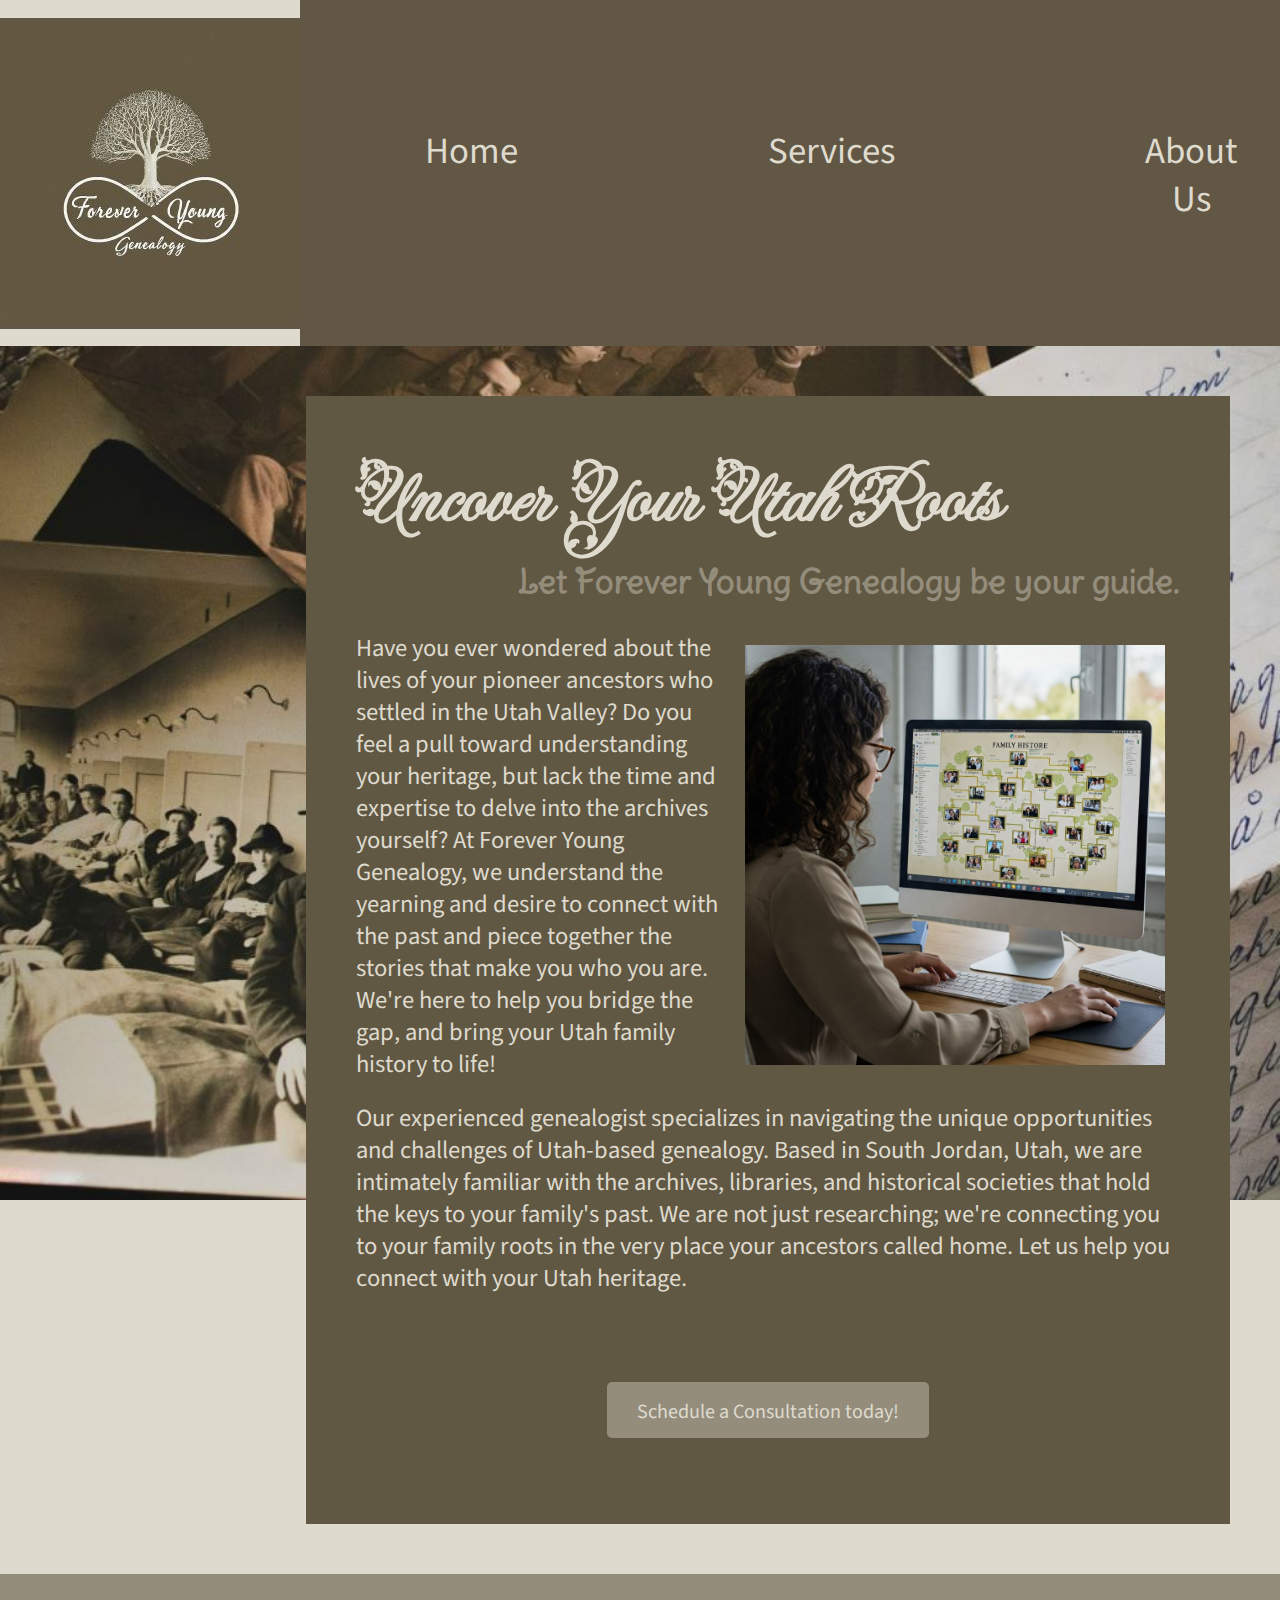
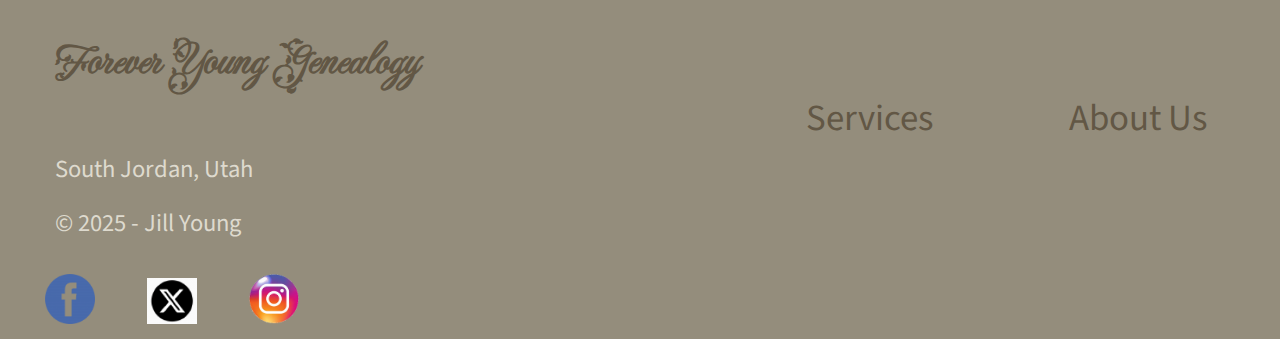
<file: ForeverYoung/index.html>
<!DOCTYPE html>
<html lang="en">
<head>
    <meta charset="UTF-8">
    <meta name="viewport" content="width=device-width, initial-scale=1.0">
    <title>Forever Young Genealogy | Home</title>
    <link rel="stylesheet" href="styles/style.css">
</head>
<body>
    <div id="content">
        <header>
            <a href="index.html" id="logo_link">
                <img class="logo" src="images/logo.jpg" alt="Forever Young Genealogy Logo">  
            </a>
            <nav>
                <a href="index.html">Home</a>
                <a href="services.html">Services</a>
                <a href="aboutus.html">About Us</a>
            </nav>
        </header>
        
    <main class="home-grid">
        <section class="hero">
            <div class="hero-box">
                <img id="hero-img" src="images/hero.jpg" alt="old photos and documents">
            </div>        
        </section>
        <section class="intro">
            <h1>Uncover Your Utah Roots</h1>
            <h2>Let Forever Young Genealogy be your guide.</h2>
            <img id="intro-img" src="images/woman_fam_tree.jpg" alt="woman on computer working on family tree">
            <p>Have you ever wondered about the lives of your pioneer ancestors who settled in the Utah Valley? Do you feel a pull toward understanding your heritage, but lack the time and expertise to delve into the archives yourself? At Forever Young Genealogy, we understand the yearning and desire to connect with the past and piece together the stories that make you who you are. We're here to help you bridge the gap, and bring your Utah family history to life!</p>
            <p>Our experienced genealogist specializes in navigating the unique opportunities and challenges of Utah-based genealogy. Based in South Jordan, Utah, we are intimately familiar with the archives, libraries, and historical societies that hold the keys to your family's past. We are not just researching; we're connecting you to your family roots in the very place your ancestors called home. Let us help you connect with your Utah heritage.</p>
            <div class="button-box">
                <a class="action" href="aboutus.html">Schedule a Consultation today!</a>
            </div>
        </section>

    </main>
    <footer>
        <div class="copyright">
            <h4>Forever Young Genealogy</h4>
            <p>South Jordan, Utah</p>
            <p>&copy; 2025 - Jill Young</p>
        </div>
        <div class="links">
            <p><a href="services.html">Services</a></p>
            <p><a href="aboutus.html">About Us</a></p>    
        </div>
        <div class="social">
            <a href="https://facebook.com" target="_blank">
                <img src="images/facebook.png" alt="fb icon">
            </a>
            <a href="https://x.com" target="_blank">
                <img src="images/x_logo.png" alt="X icon">
            </a>
            <a href="https://instagram.com" target="_blank">
                <img src="images/instagram.png" alt="instagram icon">
            </a>    
        </div>
    </footer>    
    </div>
</body>
</html>
</file>
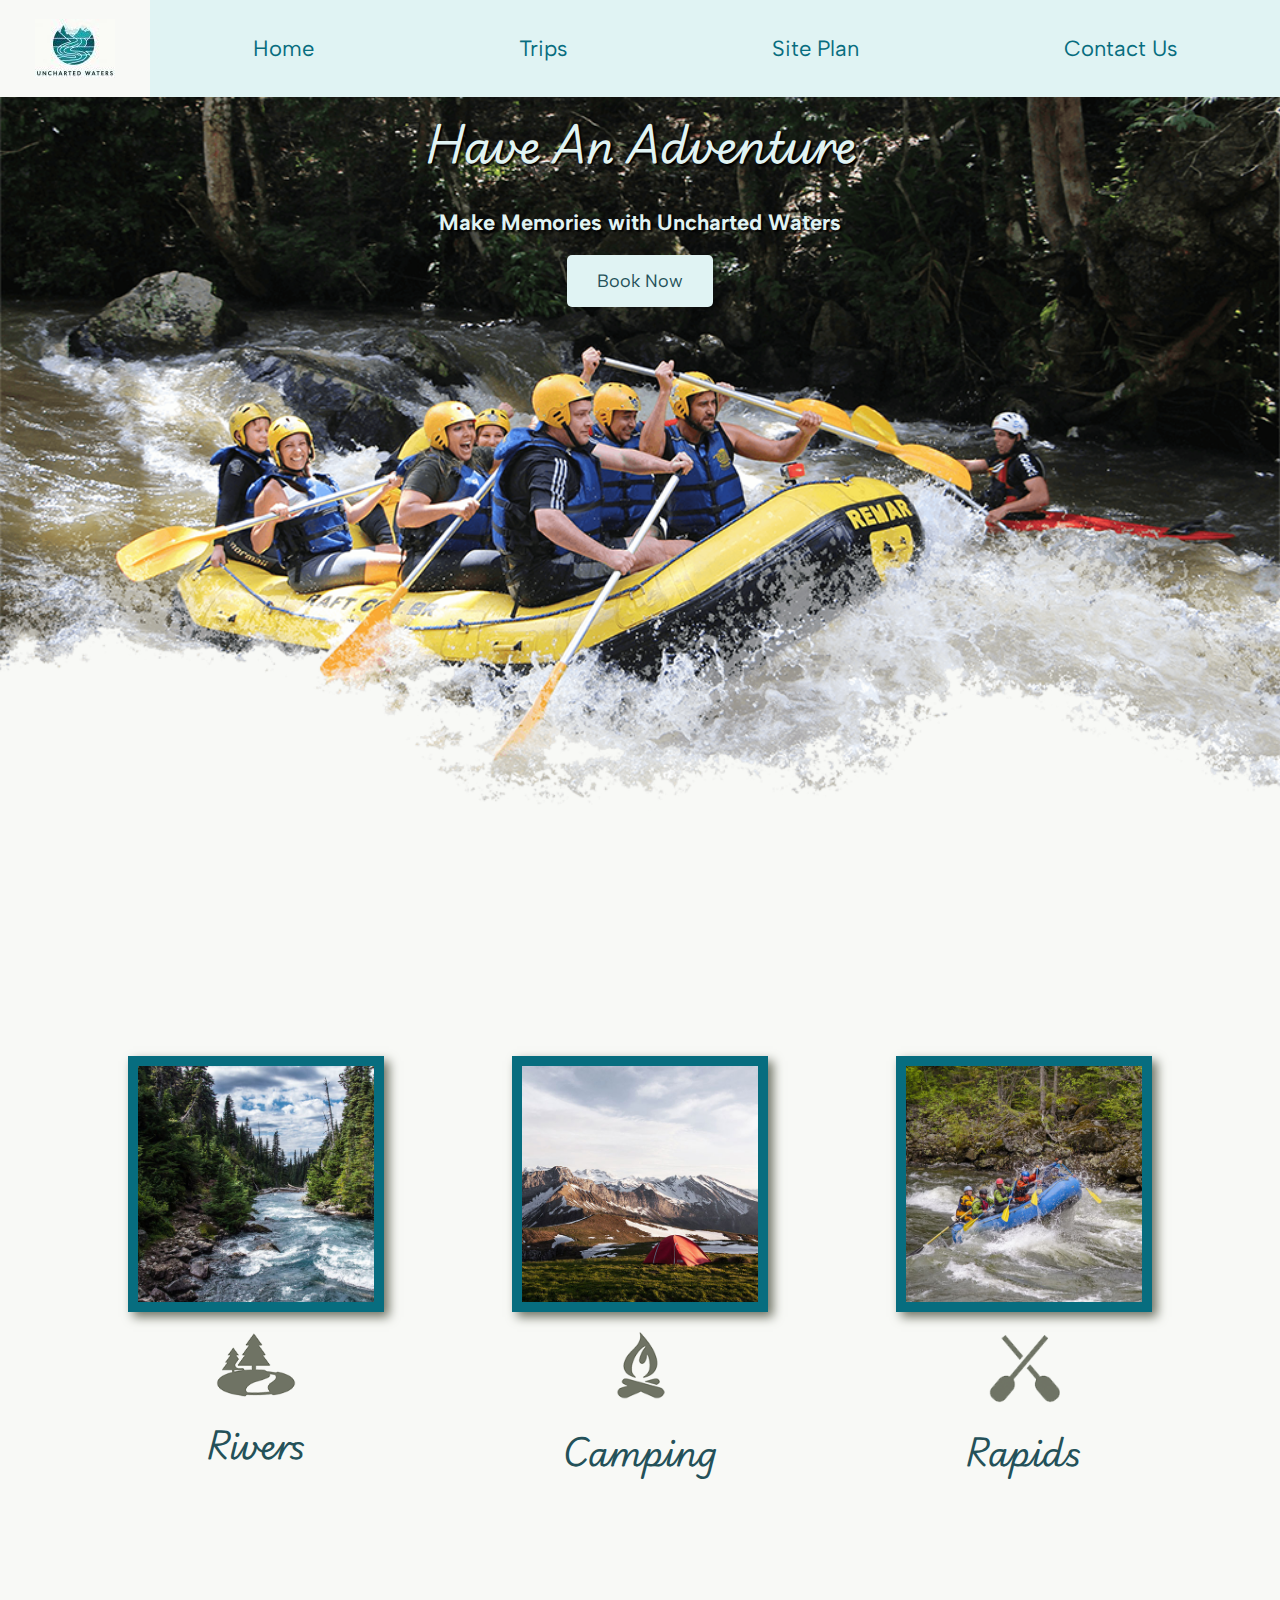
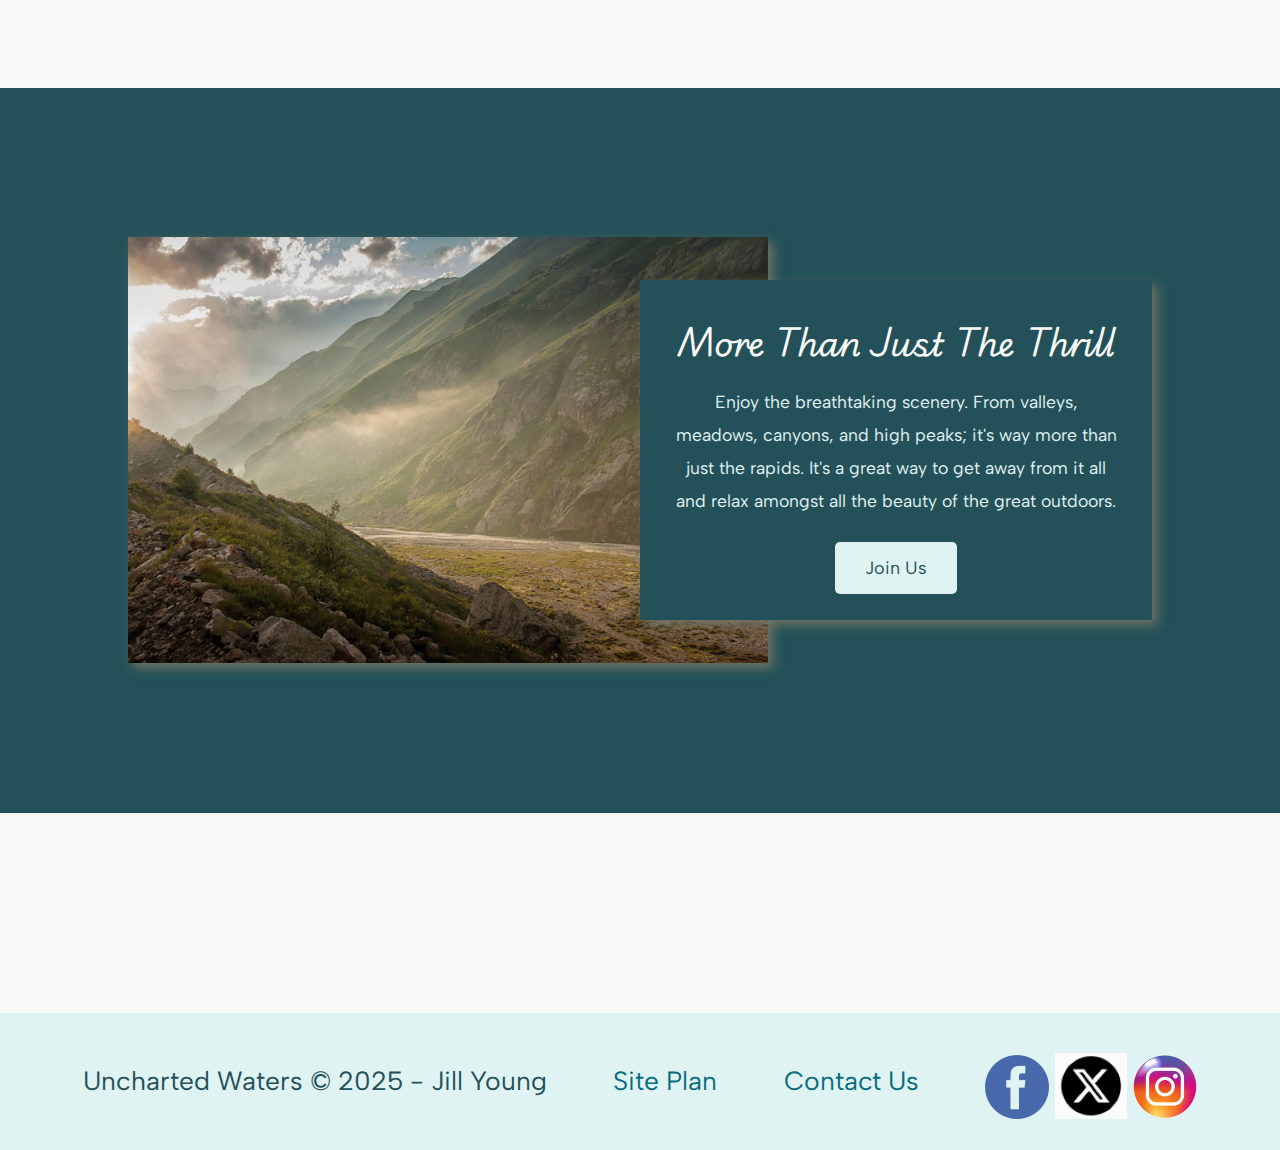
<file: wwr/index.html>
<!DOCTYPE html>
<html lang="en">
<head>
    <meta charset="UTF-8">
    <meta name="viewport" content="width=device-width, initial-scale=1.0">
    <title>White Water Rafting| Uncharted Waters | Home</title>
    <link rel="stylesheet" href="styles/style.css">
</head>
<body>
   <div id="content"> 
        <header>
            <a href="index.html" id="logo_link">    
                <img class="logo" src="images/logo.JPG" alt="Uncharted Waters Logo">
            </a>
            <nav>
                <a href="index.html">Home</a>
                <a href="trips.html">Trips</a>
                <a href="site-plan-rafting.html">Site Plan</a>
                <a href="contactus.html">Contact Us</a>
            </nav>
        </header>
        <div id="hero">
            <div id="hero-box">
                <img id="hero-img" src="images/hero.png" alt="People enjoying white water rafting">
            </div>
            <section id="hero-msg">
                <h1 class="home-title">Have An Adventure</h1>
                <h4>Make Memories with Uncharted Waters </h4>
                <div class='button-box'>
                    <a class='book' href="contactus.html">Book Now</a>
                </div>
            </section>    
        </div>
        <main class="home-grid">
            <section class="rivers-card">
                <img class="card-img" src="images/rivers.jpg" alt="river in forest">
                <img class="icon" src="images/river_icon.png" alt="river icon">
                <h2>Rivers</h2>
            </section>
            <section class="camping-card">
                <img class="card-img" src="images/camping.jpg" alt="tent in mountains">
                <img class="icon" src="images/fire_icon.png" alt="fire icon">
                <h2>Camping</h2>
            </section>
            <section class="rapids-card">
                <img class="card-img" src="images/rapids.jpg" alt="rafting boat">
                <img class="icon" src="images/oars.png" alt="oars icon">
                <h2>Rapids</h2>
            </section>
            <div id="background"></div>
            <img class="mountains" src="images/mountains.jpg" alt="Misty mountains">
            <section class="msg">
                <h2>More Than Just The Thrill</h2>
                <p>Enjoy the breathtaking scenery. From valleys, meadows, canyons, and high peaks; it's way more than just the rapids. It's a great way to get away from it all and relax amongst all the beauty of the great outdoors. </p>
                <a class='join' href="trips.html">Join Us</a>
            </section>   
        </main>
        <footer>
            <p>Uncharted Waters &copy; 2025 - Jill Young</p>
            <p><a href="site-plan-rafting.html">Site Plan</a></p>
            <p><a href="contactus.html">Contact Us</a></p>
            <div class="social">
                <a href="https://facebook.com" target="_blank">
                    <img src="images/facebook.png" alt="fb icon">
                </a>
                <a href="https://x.com" target="_blank">
                    <img src="images/x_logo.png" alt="X icon">
                </a>
                <a href="https://instagram.com" target="_blank">
                    <img src="images/instagram.png" alt="instagram icon">
                </a>
            </div>
        </footer>
    </div> 
</body>
</html>
</file>
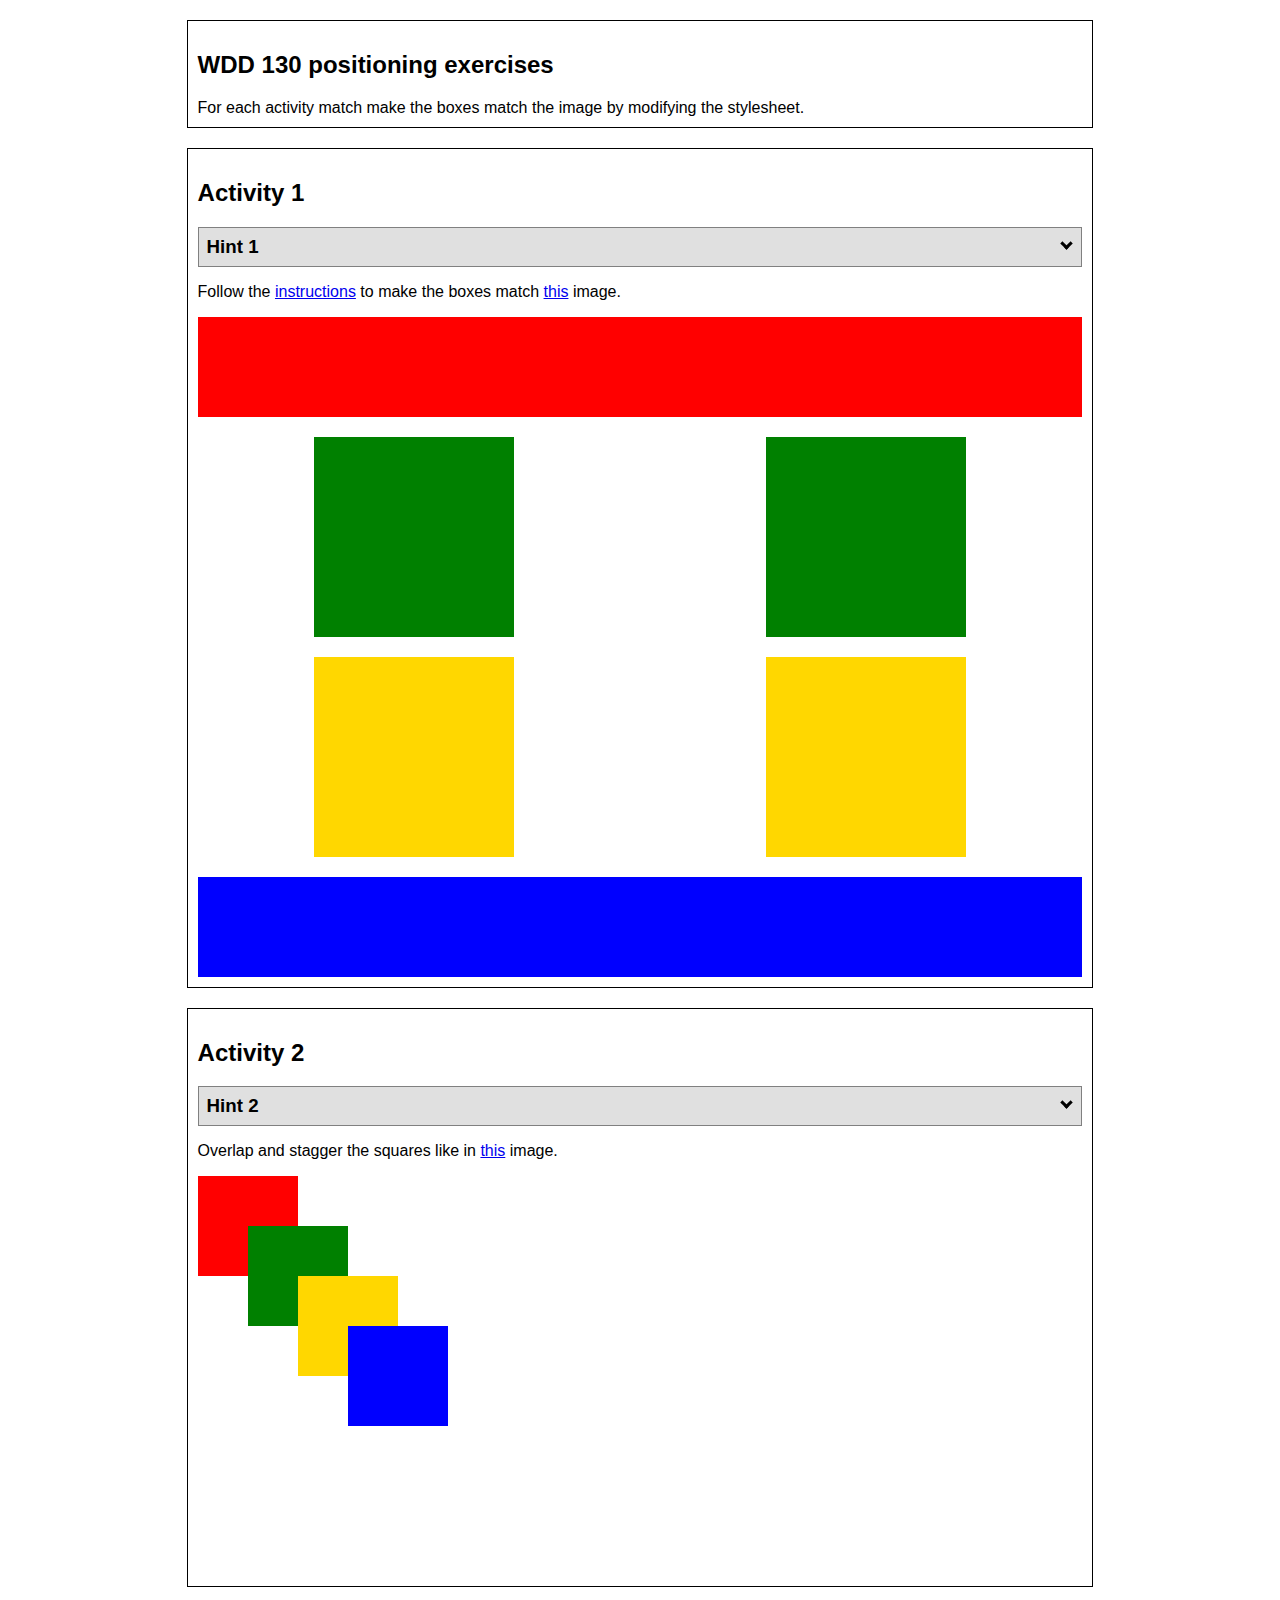
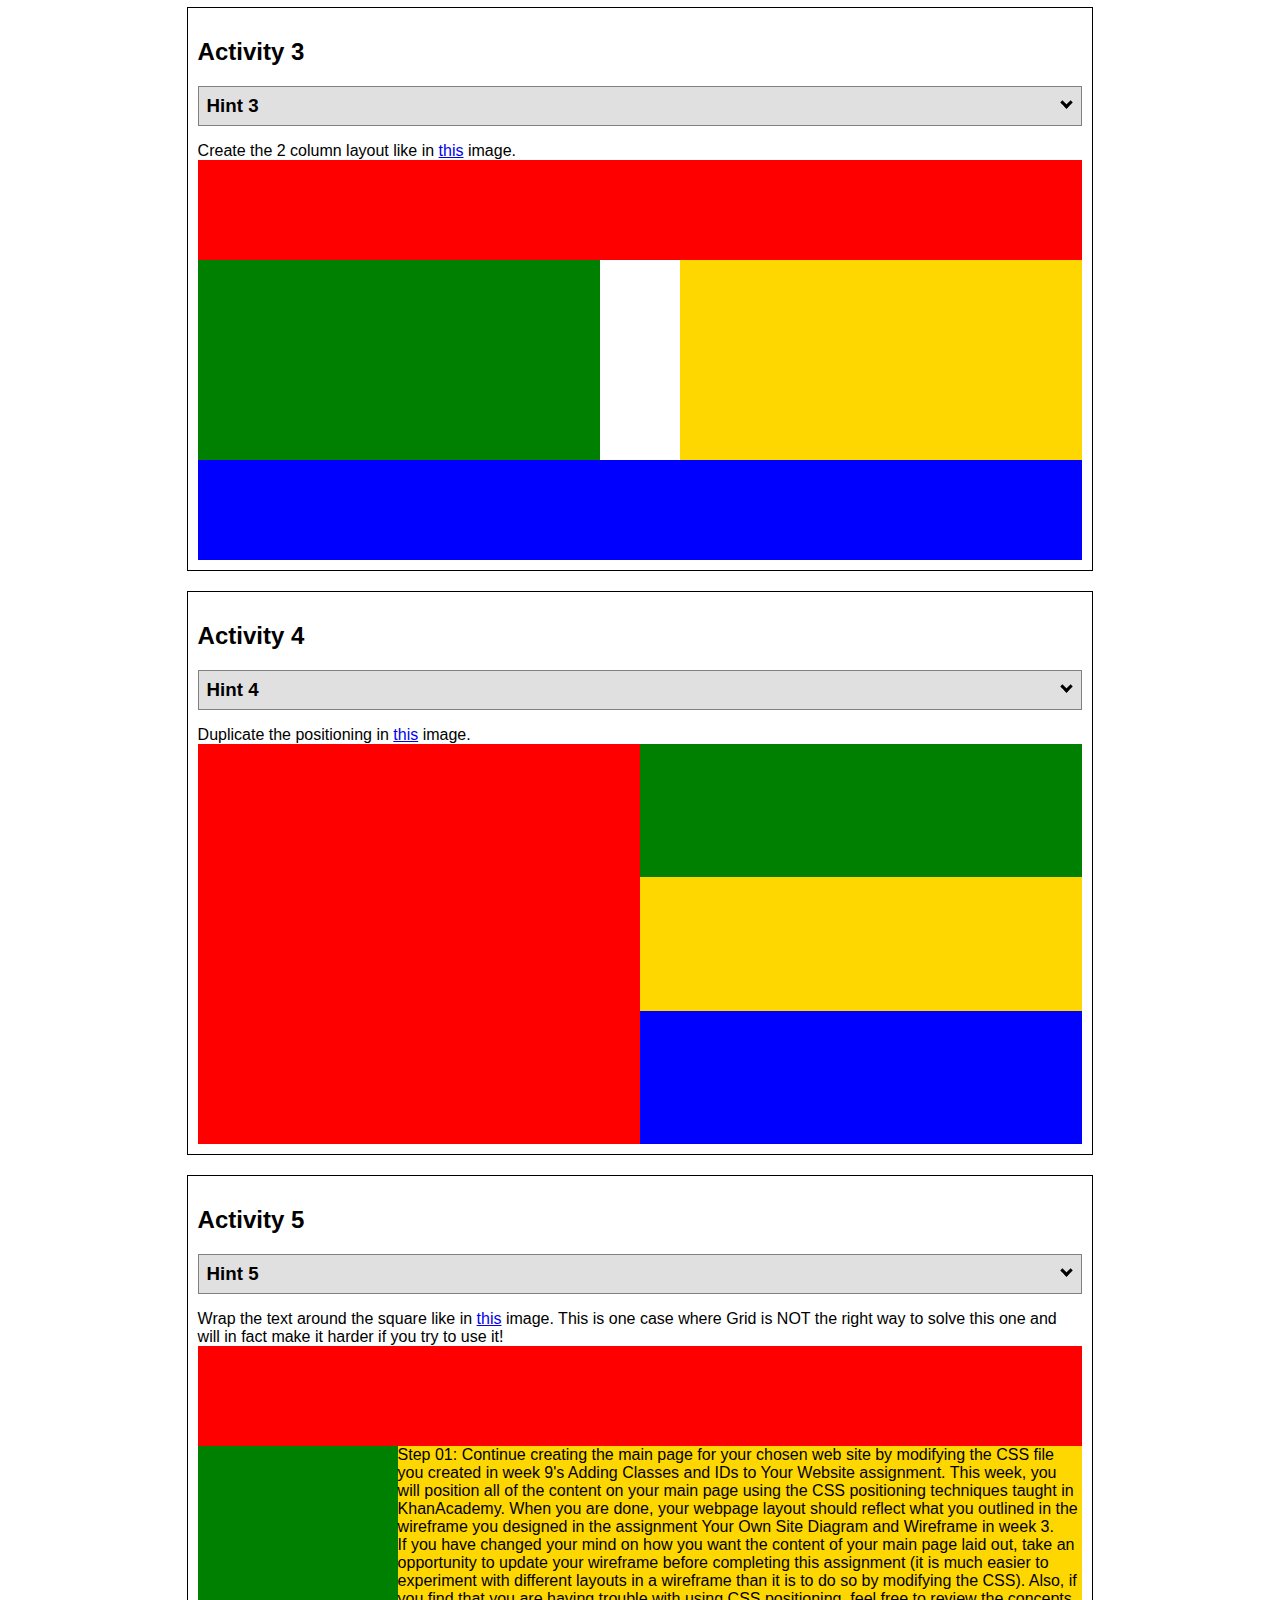
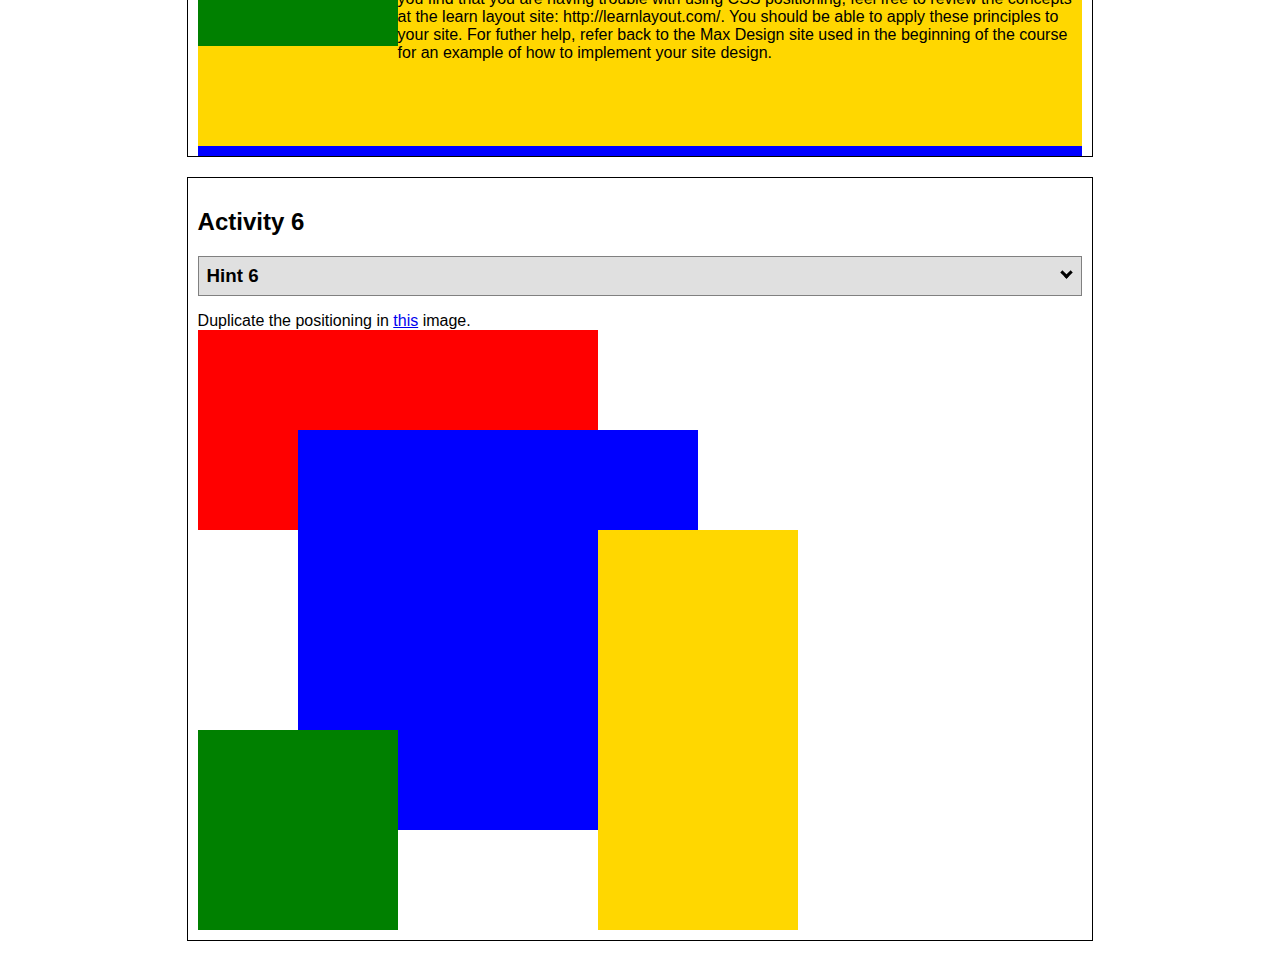
<file: positioning.html>
<!DOCTYPE html>
<html lang="en">
  <head>
    <!-- HTML - Name: positioning.html -->
    <title>Positioning Activity</title>
    <link rel="stylesheet" type="text/css" href="positionstyles.css" />
  </head>
  <body>
    <div class="activity">
      <h2>WDD 130 positioning exercises</h2>
      For each activity match make the boxes match the image by modifying the stylesheet.</div>
    <div class="activity">
      <h2>Activity 1</h2>
      <section class="hint"><input type="checkbox" ><i></i> <h3>Hint 1</h3><div><p>Check out the <a href="https://byui-wdd.github.io/wdd130/activities/w06-css-positioning.html" target="_blank">activity instructions</a> in Ilearn!</p></div></section>
      <p>Follow the <a href="https://byui-wdd.github.io/wdd130/activities/w06-css-positioning.html" target="_blank">instructions</a> to make the boxes match  <a href="https://byui-wdd.github.io/wdd130/images/example1.png" target="_blank">this</a> image.</p>
      <div class="content1" >
        <div class="red1" ></div>
        <div class="green1" ></div>
        <div class="green1" ></div>
        <div class="yellow1"></div>
        <div class="yellow1"></div>
        <div class="blue1"></div>
      </div>
    </div>
    <div class="activity">
      <h2>Activity 2</h2>
      <section class="hint"><input type="checkbox" > <h3>Hint 2</h3><i></i><div>
      <ul>
      <li>grid-template-columns: 50px 50px 50px 50px 50px </li></ul></div></section>
      <p>Overlap and stagger the squares like in <a href="https://byui-wdd.github.io/wdd130/images/example2.png" target="_blank">this</a> image.</p>
      <div class="content2" >
        <div class="red2" ></div>
        <div class="green2" ></div>
        <div class="yellow2"></div>
        <div class="blue2"></div>
      </div>
    </div>
    <div class="activity">
      <h2>Activity 3</h2>
      <section class="hint"><input type="checkbox" > <h3>Hint 3</h3><i></i><div><p>This one is going to be best solved with CSS Grid. Remember to make the boxes the right width first...then start moving them around. </p><h4>Properties used:</h4><ul><li>display:grid;</li><li>grid-template-columns:</li><li>grid-column-gap:</li>
        <li>grid-column:</li>  </ul></div></section>
      Create the 2 column layout like in <a href="https://byui-wdd.github.io/wdd130/images/example3.png" target="_blank">this</a>  image.
      <div class="content3" >
        <div class="red3" ></div>
        <div class="green3" ></div>
        <div class="yellow3"></div>
        <div class="blue3"></div>
      </div>
    </div>
    <div class="activity">
      <h2>Activity 4</h2>
      <section class="hint"><input type="checkbox" > <h3>Hint 4</h3><i></i><div><p>For the others we have been primarily concerned with width. For this one you will need to adjust height as well. </p><h4>Properties used:</h4><ul><li>display:grid;</li><li>grid-template-columns:</li><li>grid-row:</li></ul></div></section>
      Duplicate the positioning in <a href="https://byui-wdd.github.io/wdd130/images/example4.png" target="_blank">this</a> image. 
      <div class="content4" >
        <div class="red4" ></div>
        <div class="green4" ></div>
        <div class="yellow4"></div>
        <div class="blue4"></div>
      </div>
    </div>

    <div class="activity">
      <h2>Activity 5</h2>
      <section class="hint"><input type="checkbox" > <h3>Hint 5</h3><i></i><div><p>Grid is <strong>not</strong> the right way to do this.  In fact there is only one way to really do that...and that is with float. Remember that we float the thing we want the text to wrap around.  Also remember to start by making all the shapes the right size and shape.</p><h4>Properties used:</h4><ul><li>float: left;</li></ul></div></section>
      Wrap the text around the square like in <a href="https://byui-wdd.github.io/wdd130/images/example5.png" target="_blank">this</a> image. This is one case where Grid is NOT the right way to solve this one and will in fact make it harder if you try to use it!
      <div class="content5" >
        <div class="red5" ></div>
        <div class="green5" ></div>
        <div class="yellow5">Step 01: Continue creating the main page for your chosen web site by modifying the CSS file you created in week 9's Adding Classes and IDs to Your Website assignment. This week, you will position all of the content on your main page using the CSS positioning techniques taught in KhanAcademy. When you are done, your webpage layout should reflect what you outlined in the wireframe you designed in the assignment Your Own Site Diagram and Wireframe in week 3. <br />
          If you have changed your mind on how you want the content of your main page laid out, take an opportunity to update your wireframe before completing this assignment (it is much easier to experiment with different layouts in a wireframe than it is to do so by modifying the CSS). Also, if you find that you are having trouble with using CSS positioning, feel free to review the concepts at the learn layout site: http://learnlayout.com/. You should be able to apply these principles to your site. For futher help, refer back to the Max Design site used in the beginning of the course for an example of how to implement your site design.</div>
        <div class="blue5"></div>
      </div>
    </div>
    <div class="activity">
      <h2>Activity 6</h2>
      <section class="hint"><input type="checkbox" > <h3>Hint 6</h3><i></i><div><p>This one is all about visualizing the grid behind the layout. If you are having a hard time doing that first: all the sizes are even multiples of 100, and second here is another example with the lines drawn: <a href="https://byui-wdd.github.io/wdd130/images/example6-hint.png" target="_blank">example 6 with lines</a>. For this one you will find it easiest if you use px for the column width. You can also use <kbd>z-index</kbd> to control the element layering.    </p><h4>Properties used:</h4><ul><li>display:grid;</li><li>grid-template-columns:</li><li>grid-column:</li><li>grid-row:</li><li><a href="https://www.w3schools.com/cssref/pr_pos_z-index.asp" target="_blank">z-index:</a></li></ul></div></section>
      Duplicate the positioning in <a href="https://byui-wdd.github.io/wdd130/images/example6.png" target="_blank">this</a> image.
      <div class="content6" >
        <div class="red6" ></div>
        <div class="green6" ></div>
        <div class="yellow6"></div>
        <div class="blue6"></div>
      </div>
    </div>
  </body>
</html>
</file>
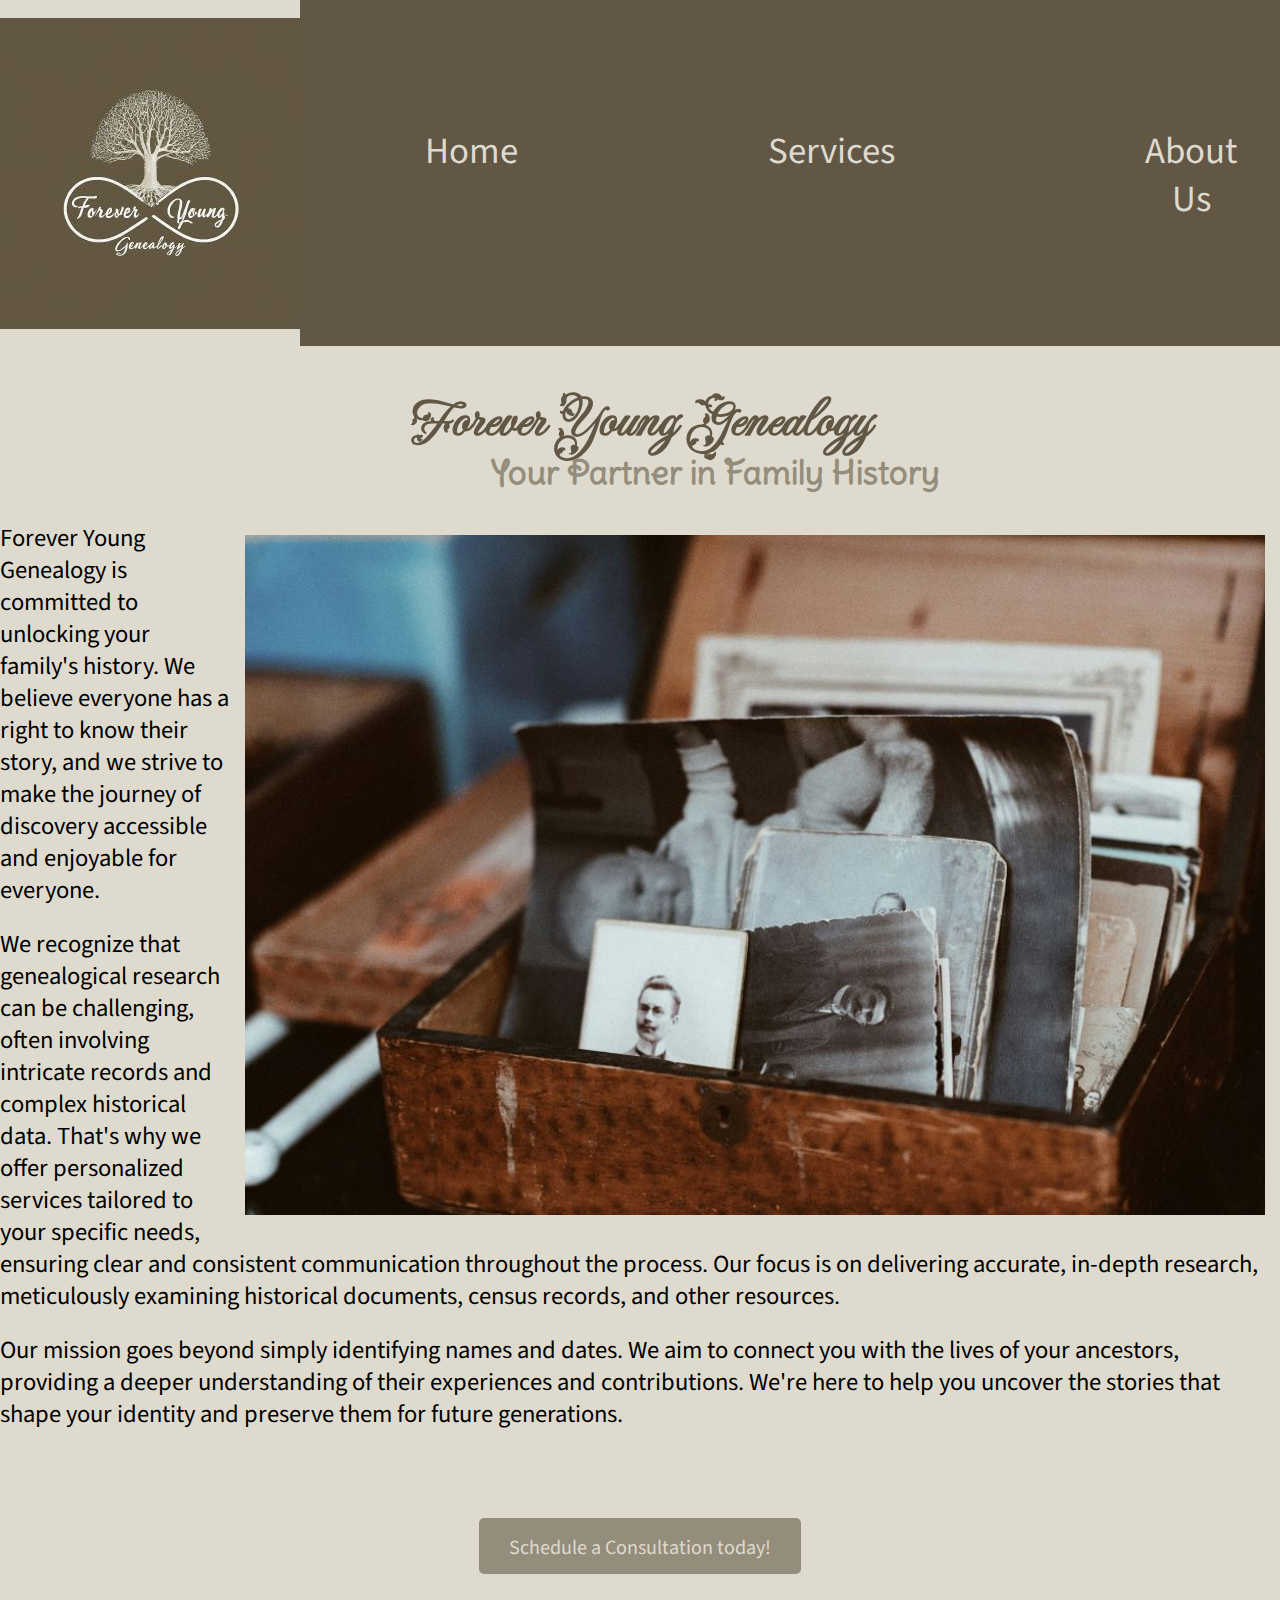
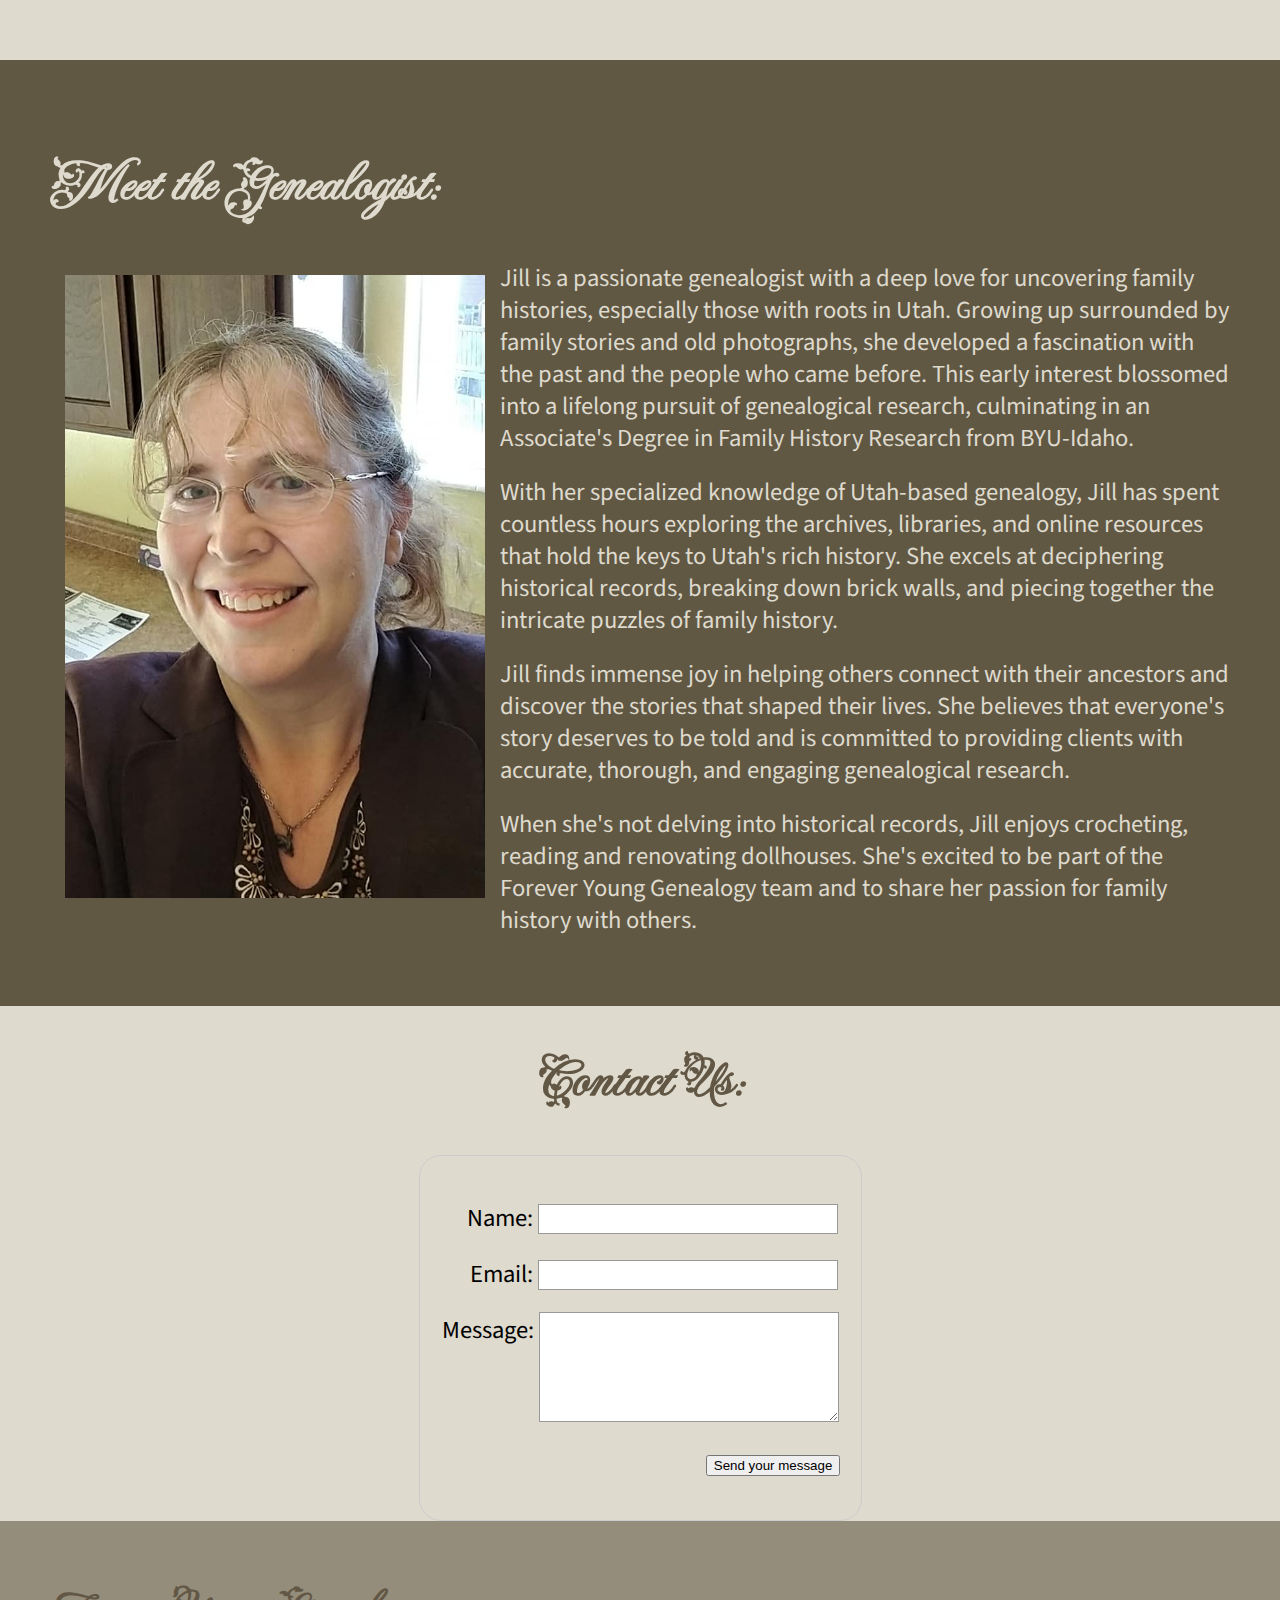
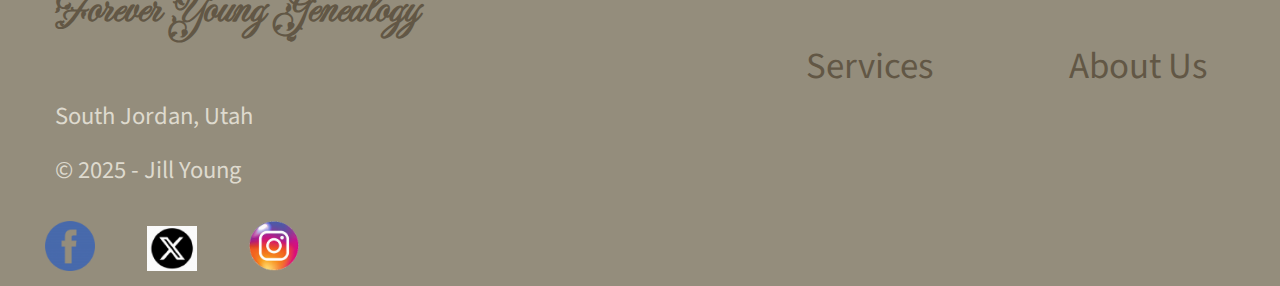
<file: ForeverYoung/aboutus.html>
<!DOCTYPE html>
<html lang="en">
<head>
    <meta charset="UTF-8">
    <meta name="viewport" content="width=device-width, initial-scale=1.0">
    <title>Forever Young Genealogy | Home</title>
    <link rel="stylesheet" href="styles/style.css">
</head>
<body>
    <div id="content">
        <header>
            <a href="index.html" id="logo_link">
                <img class="logo" src="images/logo.jpg" alt="Forever Young Genealogy Logo">  
            </a>
            <nav>
                <a href="index.html">Home</a>
                <a href="services.html">Services</a>
                <a href="aboutus.html">About Us</a>
            </nav>
        </header>
        
    <main class="aboutus-grid">
        <section class="headline">
            <h1>
                Forever Young Genealogy
            </h1>
            <h2>Your Partner in Family History</h2>
            <img class="headline-img" src="images/photos.jpg" alt="old photo boxes">
            <p>Forever Young Genealogy is committed to unlocking your family's history. We believe everyone has a right to know their story, and we strive to make the journey of discovery accessible and enjoyable for everyone.</p>
            <p>We recognize that genealogical research can be challenging, often involving intricate records and complex historical data. That's why we offer personalized services tailored to your specific needs, ensuring clear and consistent communication throughout the process. Our focus is on delivering accurate, in-depth research, meticulously examining historical documents, census records, and other resources.</p>
            <p>Our mission goes beyond simply identifying names and dates. We aim to connect you with the lives of your ancestors, providing a deeper understanding of their experiences and contributions. We're here to help you uncover the stories that shape your identity and preserve them for future generations.</p>
            <div class="button-box">
                <a class="action" href="aboutus.html#form">Schedule a Consultation today!</a>
            </div>
        </section>
        <section class="profile">
            <h1>Meet the Genealogist:</h1>
            <img class="profile-img" src="images/Profile.jpg" alt="profile picture">
            <p>Jill is a passionate genealogist with a deep love for uncovering family histories, especially those with roots in Utah. Growing up surrounded by family stories and old photographs, she developed a fascination with the past and the people who came before. This early interest blossomed into a lifelong pursuit of genealogical research, culminating in an Associate's Degree in Family History Research from BYU-Idaho.</p>
            <p>With her specialized knowledge of Utah-based genealogy, Jill has spent countless hours exploring the archives, libraries, and online resources that hold the keys to Utah's rich history. She excels at deciphering historical records, breaking down brick walls, and piecing together the intricate puzzles of family history.</p>
            <p>Jill finds immense joy in helping others connect with their ancestors and discover the stories that shaped their lives. She believes that everyone's story deserves to be told and is committed to providing clients with accurate, thorough, and engaging genealogical research.</p>
            <p>When she's not delving into historical records, Jill enjoys crocheting, reading and renovating dollhouses.  She's excited to be part of the Forever Young Genealogy team and to share her passion for family history with others.</p>
        </section>
        <section class="form">
            <div id="feedback"></div>

            <h1 id="form">Contact Us:</h1>
            <form action="/my-handling-form-page" method="post">
                <p>
                  <label for="name">Name:</label>
                  <input type="text" id="name" name="user_name" />
                </p>
                <p>
                  <label for="mail">Email:</label>
                  <input type="email" id="mail" name="user_email" />
                </p>
                <p>
                  <label for="msg">Message:</label>
                  <textarea id="msg" name="user_message"></textarea>
                </p>
                <p class="button">
                    <button type="submit">Send your message</button>
                  </p>
              </form>  
        </section>

    </main>
    <footer>
        <div class="copyright">
            <h4>Forever Young Genealogy</h4>
            <p>South Jordan, Utah</p>
            <p>&copy; 2025 - Jill Young</p>
        </div>
        <div class="links">
            <p><a href="services.html">Services</a></p>
            <p><a href="aboutus.html">About Us</a></p>    
        </div>
        <div class="social">
            <a href="https://facebook.com" target="_blank">
                <img src="images/facebook.png" alt="fb icon">
            </a>
            <a href="https://x.com" target="_blank">
                <img src="images/x_logo.png" alt="X icon">
            </a>
            <a href="https://instagram.com" target="_blank">
                <img src="images/instagram.png" alt="instagram icon">
            </a>    
        </div>
    </footer>    
    </div>
    <script>
        // get the feedback div element so we can do something with it.
        const feedbackElement = document.getElementById('feedback');
        // get the form so we can read what was entered in it.
        const formElement = document.forms[0];
        // add a 'listener' to wait for a submission of our form. When that happens run the code below.
        formElement.addEventListener('submit', function(e) {
            // stop the form from doing the default action.
            e.preventDefault();
            // set the contents of our feedback element to a message letting the user know the form was submitted successfully. Notice that we pull the name that was entered in the form to personalize the message!
            feedbackElement.innerHTML = 'Hello '+ formElement.user_name.value +'! Thank you for your message. We will get back with you as soon as possible!';
            // make the feedback element visible.
            feedbackElement.style.display = "block";
            // add a class to move everything down so our message doesn't cover it.
            document.body.classList.toggle('moveDown');
        });
    </script>
</body>
</html>
</file>
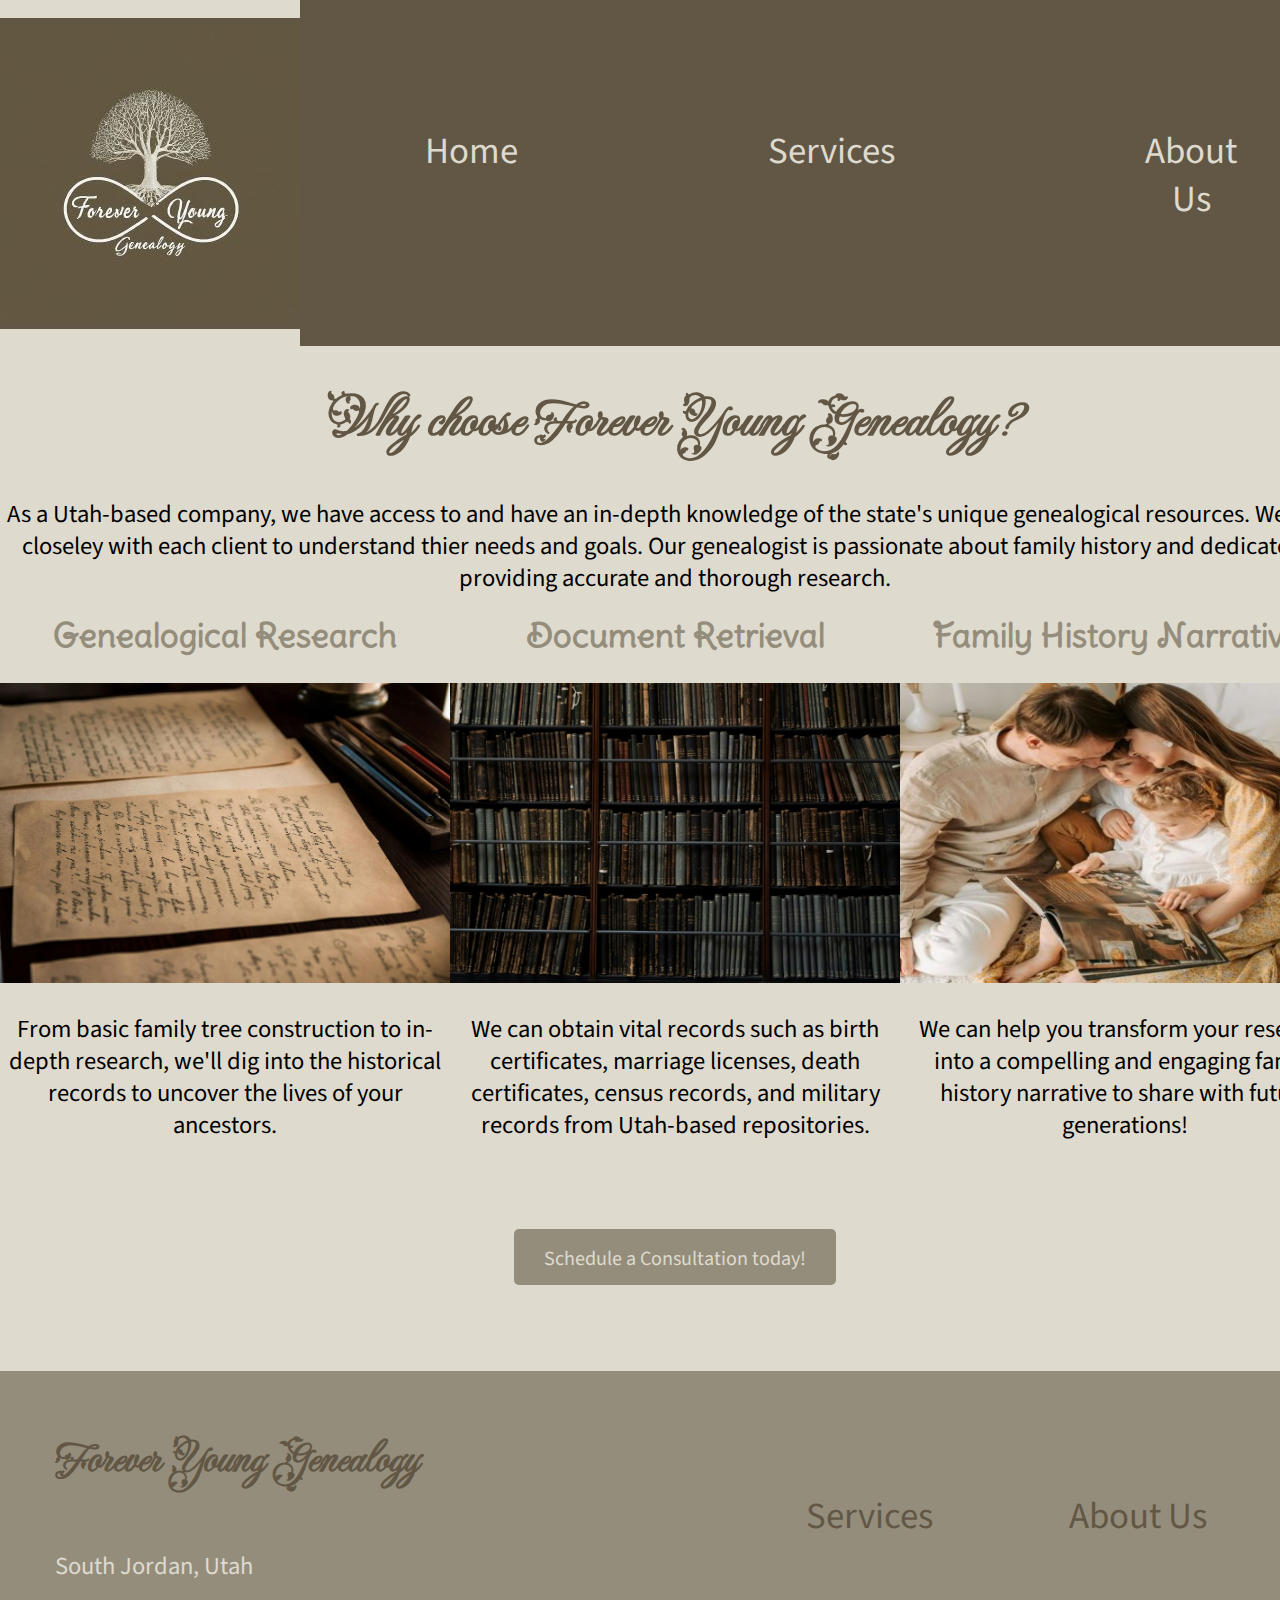
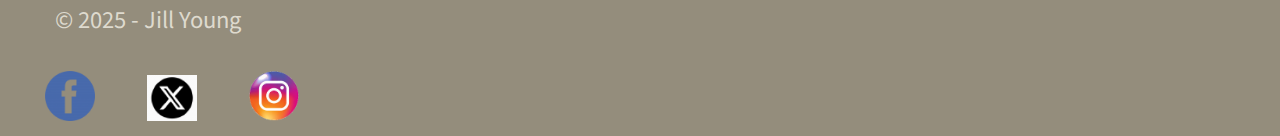
<file: ForeverYoung/services.html>
<!DOCTYPE html>
<html lang="en">
<head>
    <meta charset="UTF-8">
    <meta name="viewport" content="width=device-width, initial-scale=1.0">
    <title>Forever Young Genealogy | Home</title>
    <link rel="stylesheet" href="styles/style.css">
</head>
<body>
    <div id="content">
        <header>
            <a href="index.html" id="logo_link">
                <img class="logo" src="images/logo.jpg" alt="Forever Young Genealogy Logo">  
            </a>
            <nav>
                <a href="index.html">Home</a>
                <a href="services.html">Services</a>
                <a href="aboutus.html">About Us</a>
            </nav>
        </header>
        
    <main class="services-grid">
        <section class="whyus">
            <h1>Why choose Forever Young Genealogy?</h1>
            <p>As a Utah-based company, we have access to and have an in-depth knowledge of the state's unique genealogical resources. We work closeley with each client to understand thier needs and goals. Our genealogist is passionate about family history and dedicated to providing accurate and thorough research.</p>
        </section>
        <section class="research-card">
            <h2>
                Genealogical Research
            </h2>
            <div class="overlay">
                <img class="research-img" src="images/documents.jpg" alt="old documents">
                <div class="middle">
                    <div class="button">
                        <a class="book-button" href="aboutus.html#form">Book Now</a>
                    </div>
                </div>
            </div>
            <p>From basic family tree construction to in-depth research, we'll dig into the historical records to uncover the lives of your ancestors.</p>
        </section>
        <section class="retrieval-card">
            <h2>
                Document Retrieval
            </h2>
            <div class="overlay">
                <img class="retrieval-img" src="images/archive1.jpg" alt="book shelves">
                <div class="middle">
                    <div class="button">
                        <a class="book-button" href="aboutus.html#form">Book Now</a>
                    </div>
                </div>
            </div>    
            <p>We can obtain vital records such as birth certificates, marriage licenses, death certificates, census records, and military records from Utah-based repositories.</p>
            <div class="button-box">
                <a class="action" href="aboutus.html">Schedule a Consultation today!</a>
            </div>
        </section>
        <section class="narrative-card">
            <h2>
                Family History Narratives
            </h2>
            <div class="overlay">
                 <img class="narrative-img" src="images/fh_book.jpg" alt="family reading">
                <div class="middle">
                    <div class="button">
                        <a class="book-button" href="aboutus.html#form">Book Now</a>
                    </div>
                </div>
            </div>  
            <p>We can help you transform your research into a compelling and engaging family history narrative to share with future generations!</p>
        </section>
        
    </main>
    <footer>
        <div class="copyright">
            <h4>Forever Young Genealogy</h4>
            <p>South Jordan, Utah</p>
            <p>&copy; 2025 - Jill Young</p>
        </div>
        <div class="links">
            <p><a href="services.html">Services</a></p>
            <p><a href="aboutus.html">About Us</a></p>    
        </div>
        <div class="social">
            <a href="https://facebook.com" target="_blank">
                <img src="images/facebook.png" alt="fb icon">
            </a>
            <a href="https://x.com" target="_blank">
                <img src="images/x_logo.png" alt="X icon">
            </a>
            <a href="https://instagram.com" target="_blank">
                <img src="images/instagram.png" alt="instagram icon">
            </a>    
        </div>
    </footer>    
    </div>
</body>
</html>
</file>
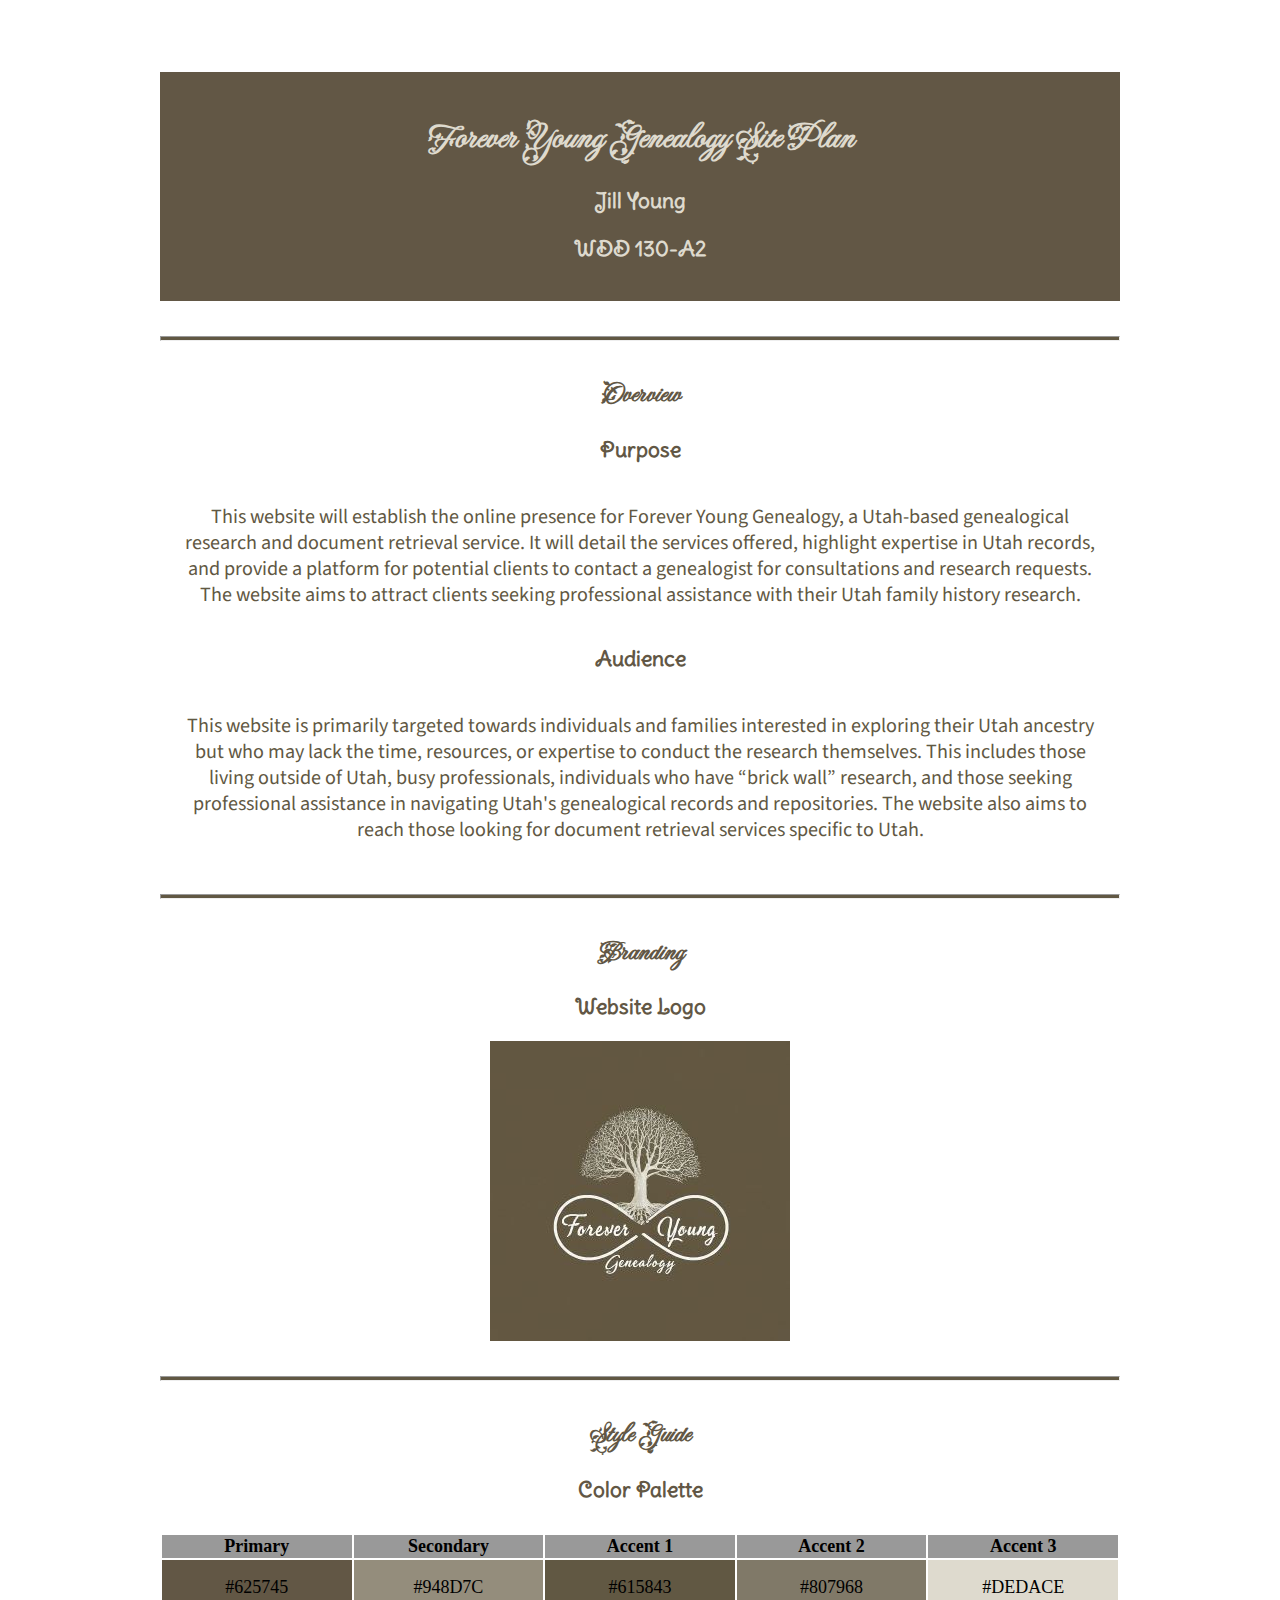
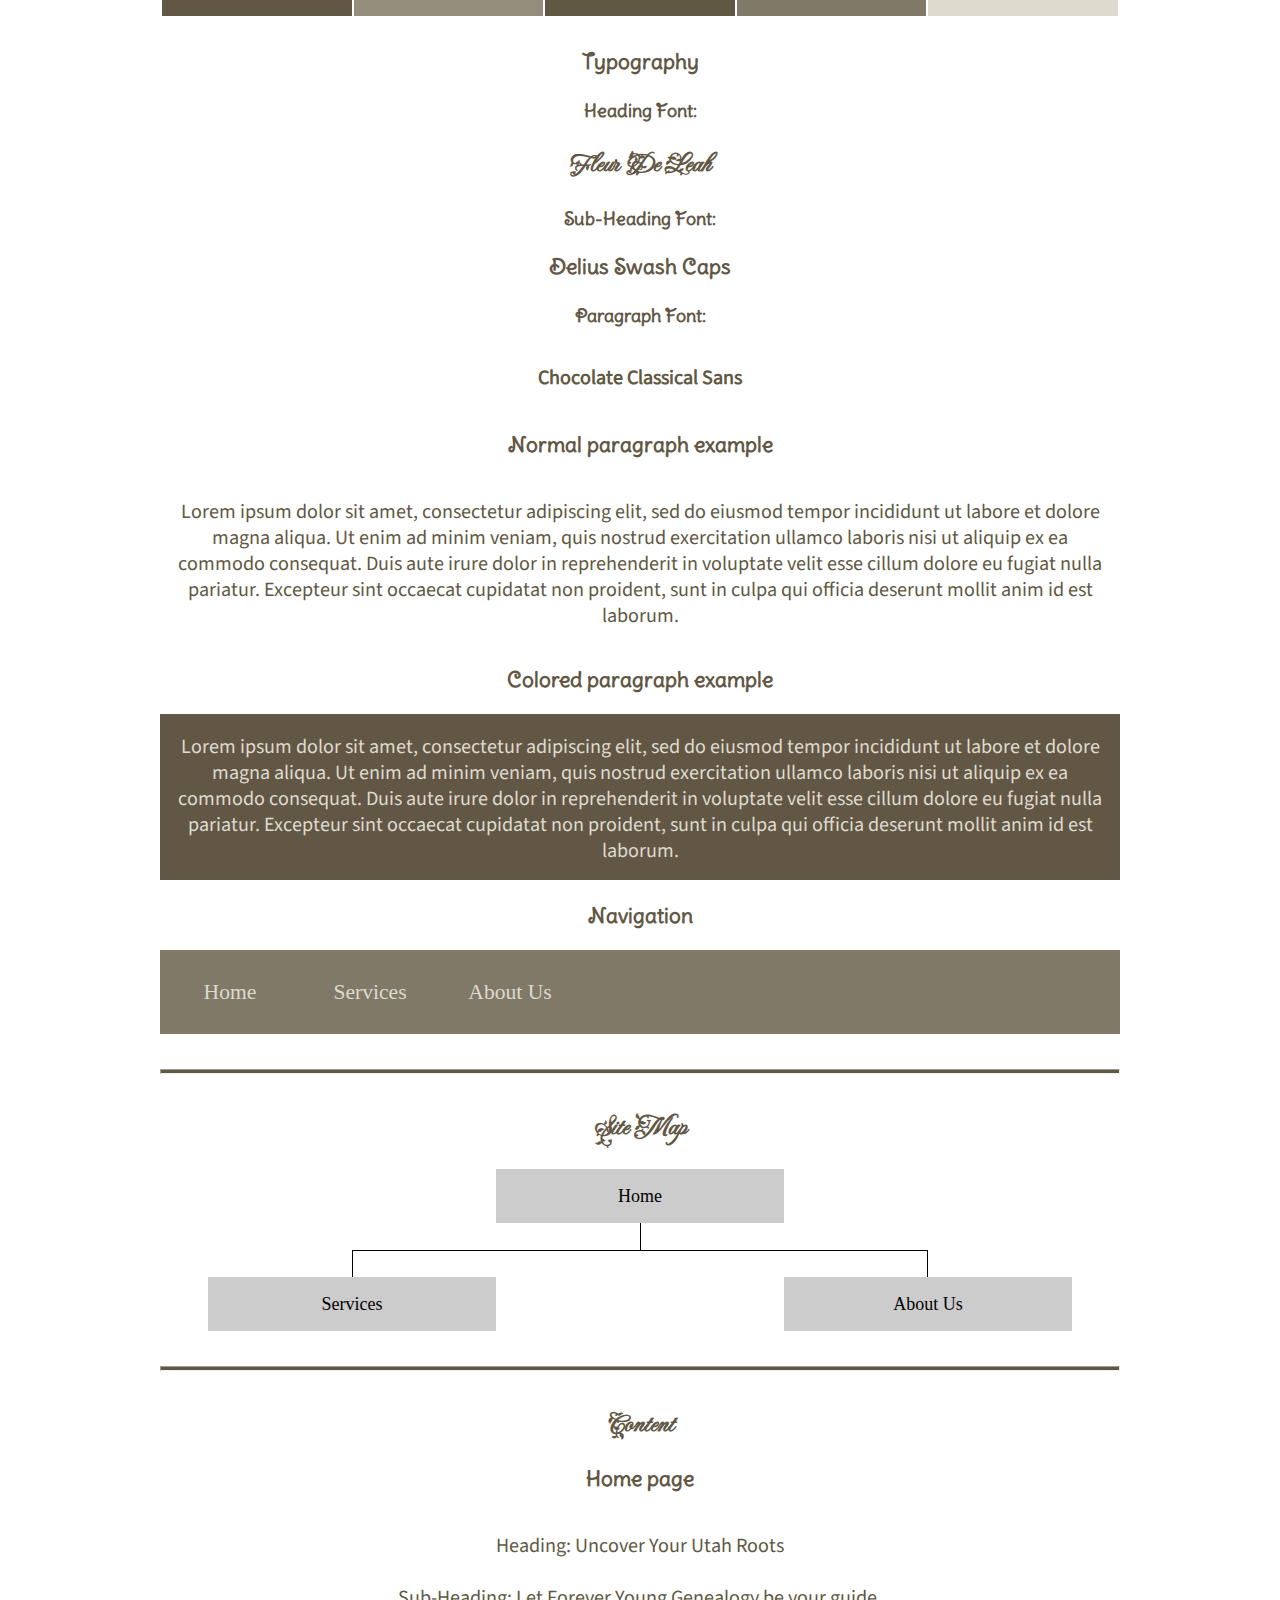
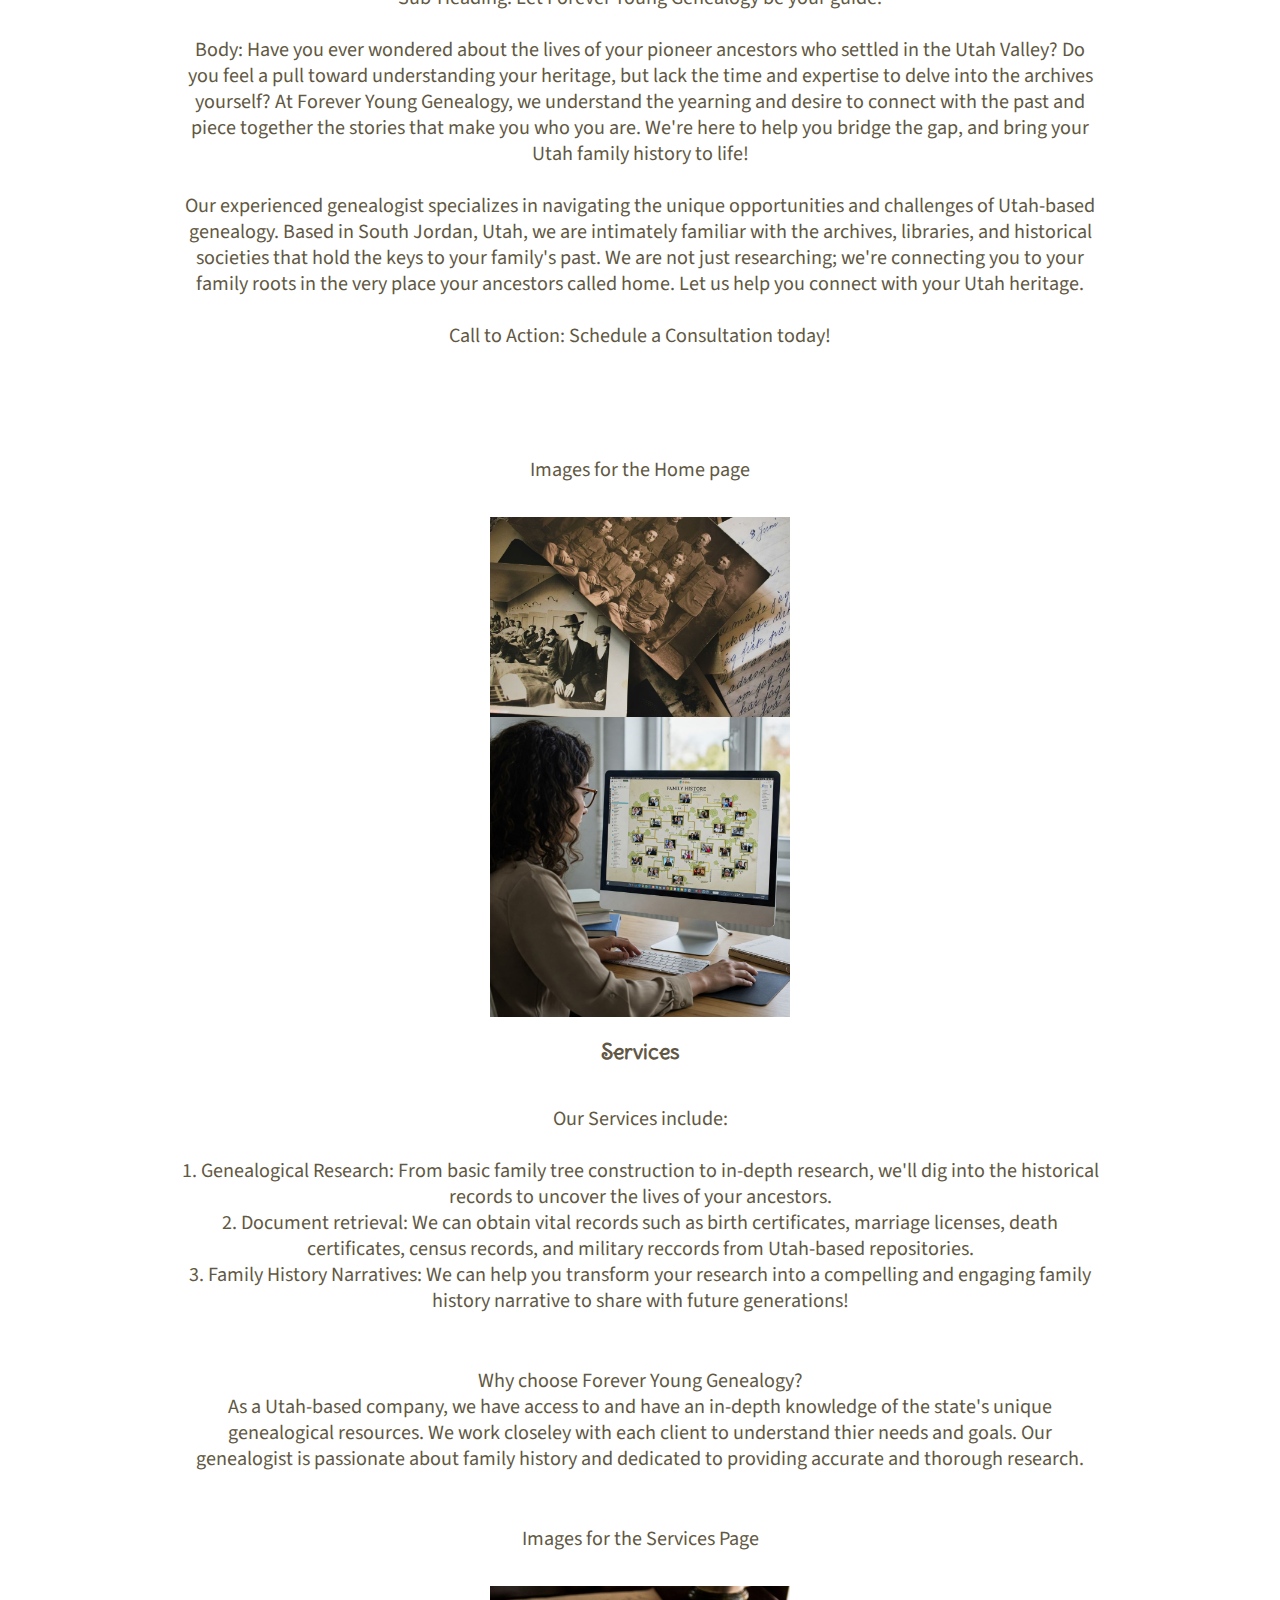
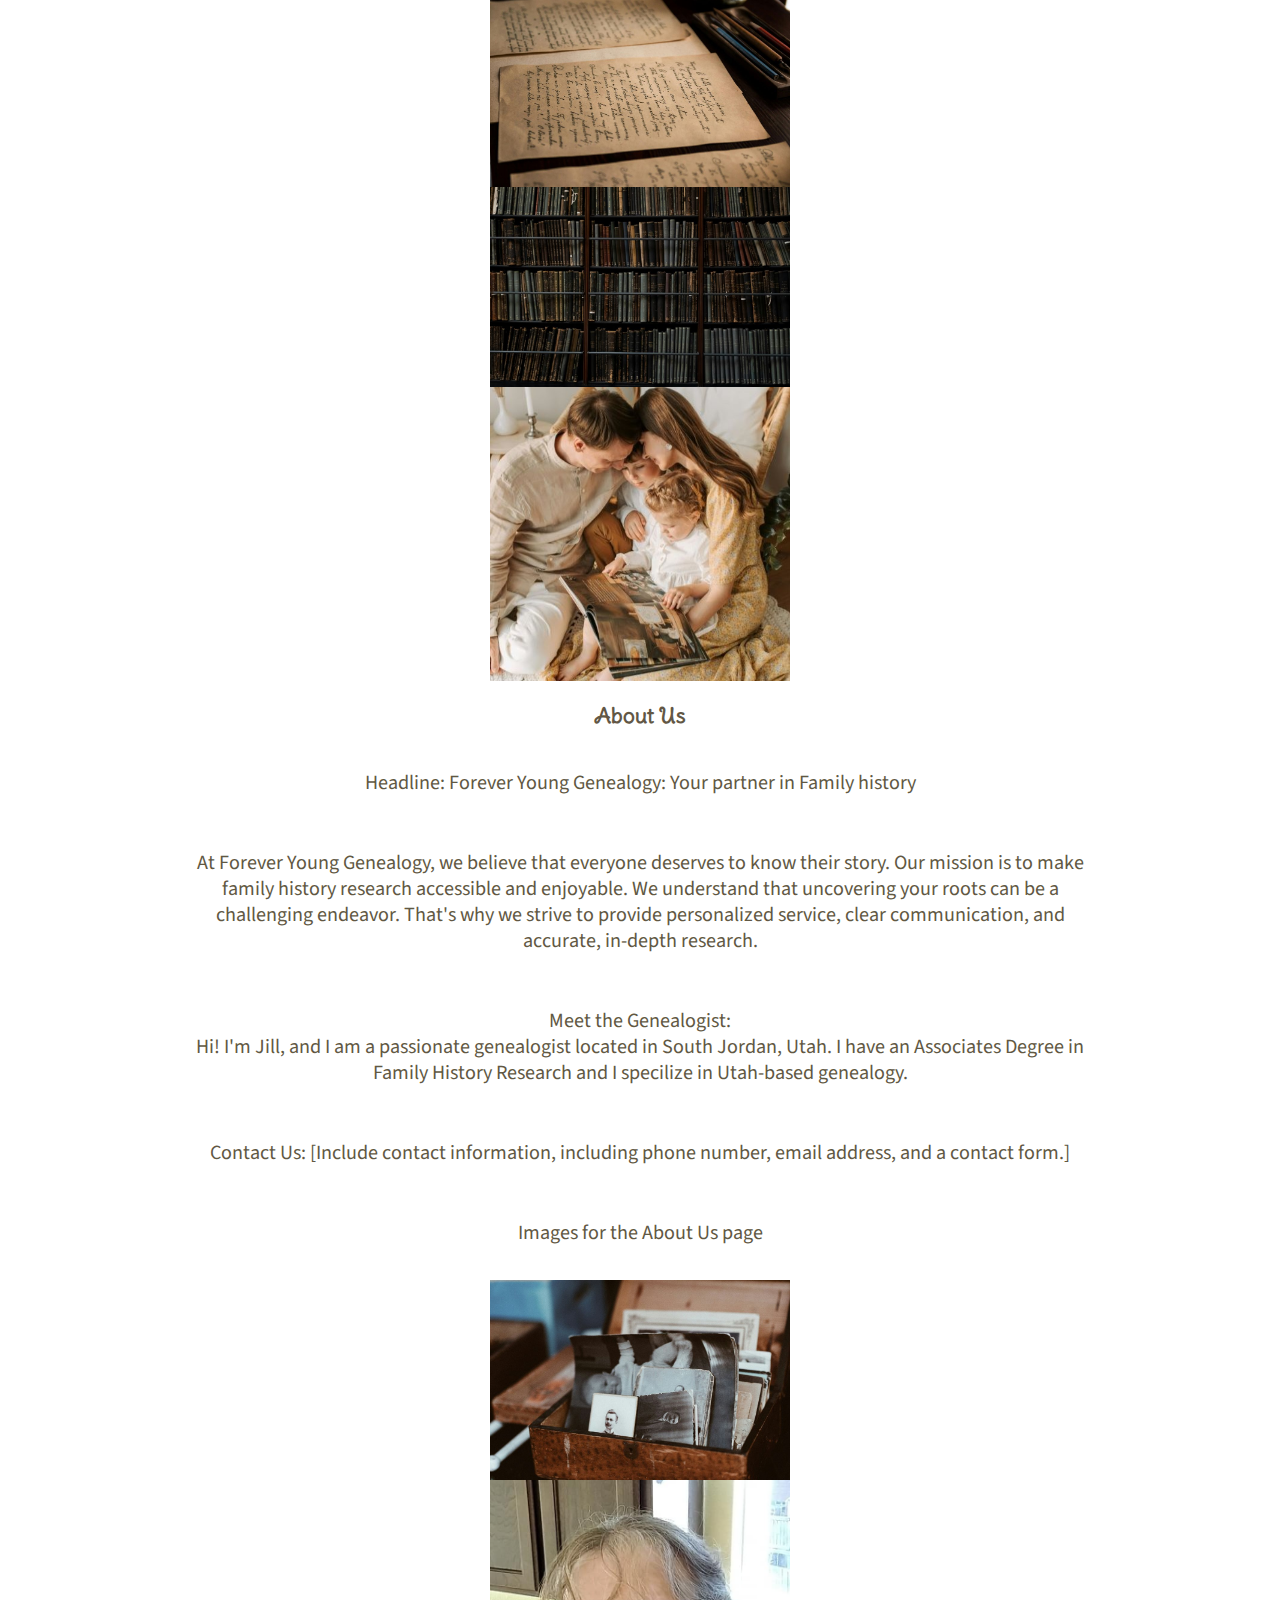
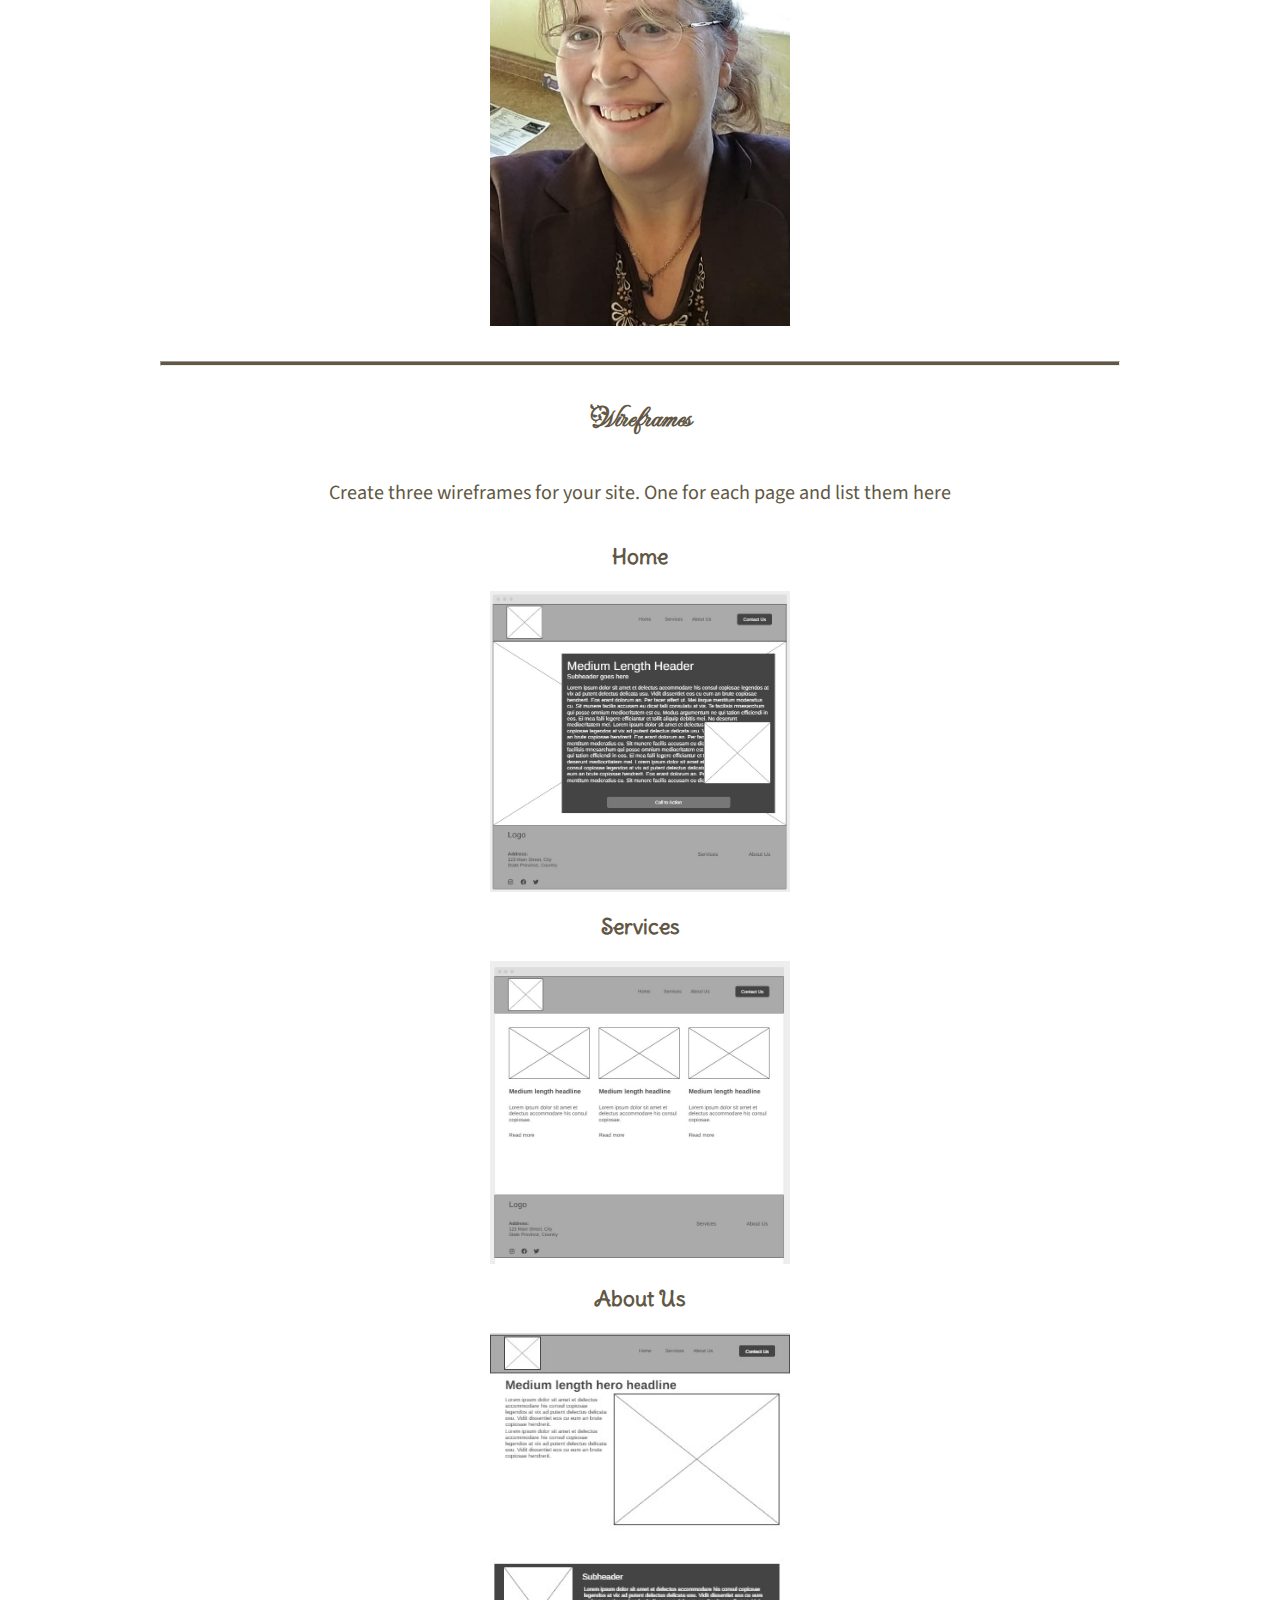
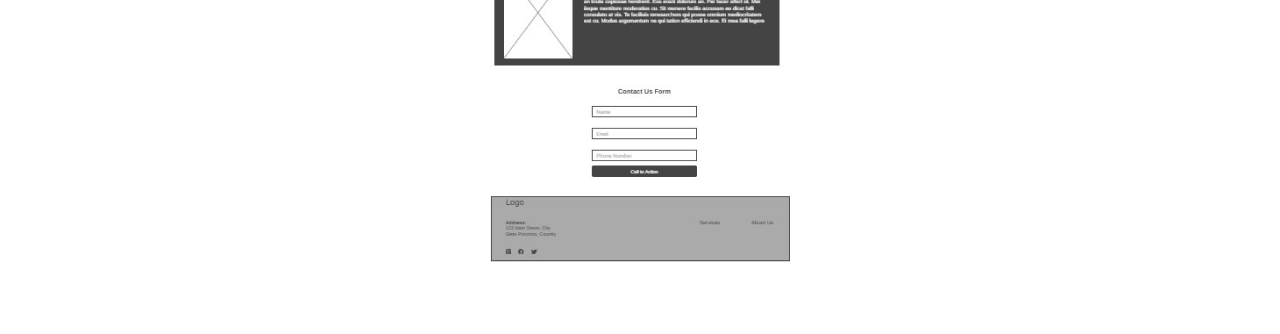
<file: ForeverYoung/site-plan.html>
<!DOCTYPE html>
<html lang="en-us">

<head>
  <meta charset="utf-8" />
  <title>Site Plan</title>
  <link type="text/css" rel="stylesheet" href="styles/site-plan.css" />
</head>

<body>
  <header>
    <h1>Forever Young Genealogy Site Plan</h1>
    <h3>Jill Young</h3>
    <h3>WDD 130-A2</h3>
    <!-- In the header above, add the name of your site, your name and class number. For example if you are in section 3 you would put WDD 130-03 -->
  </header>
  <main>
    <!-- ------------------------Steps 2-3------------------------------ -->
    <hr>
    <h2>Overview</h2>
    <h3>Purpose</h3>
    <p>This website will establish the online presence for Forever Young Genealogy, a Utah-based genealogical research and document retrieval service. It will detail the services offered, highlight expertise in Utah records, and provide a platform for potential clients to contact a genealogist for consultations and research requests. The website aims to attract clients seeking professional assistance with their Utah family history research.</p>
    <!-- change this -->

    <h3>Audience</h3>
    <p>
      This website is primarily targeted towards individuals and families interested in exploring their Utah ancestry but who may lack the time, resources, or expertise to conduct the research themselves. This includes those living outside of Utah, busy professionals, individuals who have “brick wall” research, and those seeking professional assistance in navigating Utah's genealogical records and repositories. The website also aims to reach those looking for document retrieval services specific to Utah.
    </p>
    <!-- change this -->

    <hr>
    <h2>Branding</h2>
    <h3>Website Logo</h3>
    <!-- Replace this with some sort of logo for your site.  A logo can be as simple as the name of your site in a nice font :) -->
    <img src="images/logo.jpg" alt="Logo image" />
    <hr>
    <h2>Style Guide</h2>

    <!-- ------------------------Steps 4-8------------------------------ -->

    <h3>Color Palette</h3>
    <!--  The colors you choose for a website are one of the most important decisions you will make. Follow the instructions on the activity in Canvas then return and replace the color codes below with the hex color codes (the 6 digit numbers that show at the bottom of each color) for the colors you have chosen below.  You should have at least 2 colors but do not have to fill in all 4 if you do not need them.  -->


    <table class="colors">
      <tr>
        <th>Primary</th>
        <th>Secondary</th>
        <th>Accent 1</th>
        <th>Accent 2</th>
        <th>Accent 3</th>
      </tr>
       <!-- Switch to the site-plan.css file and change your colors there. -->
      <tr>
        <td class="primary">#625745</td>
        <td class="secondary">#948D7C</td>
        <td class="accent1">#615843</td>
        <td class="accent2">#807968</td>
        <td class="accent3">#DEDACE</td>
      </tr>
    </table>

    <!-- ------------------------Step 9------------------------------ -->

    <h3>Typography</h3>
    <!-- Choose a font for your paragraphs (body copy) and headlines. What font(s) have you chosen? Think also about which of your colors above you might use for background and font colors. -->

    <h4>
      Heading Font: <h2>Fleur De Leah</h2>
      <!-- change this -->
    </h4>
    <h4>Sub-Heading Font:<h3>Delius Swash Caps</h3></h4>
    <h4>
      Paragraph Font: <p>Chocolate Classical Sans</p>
      <!-- change this -->
    </h4>
    <h3>Normal paragraph example</h3>
    <p>
      Lorem ipsum dolor sit amet, consectetur adipiscing elit, sed do eiusmod tempor incididunt ut labore et dolore magna aliqua. Ut enim ad minim veniam, quis nostrud exercitation ullamco laboris nisi ut aliquip ex ea commodo consequat. Duis aute irure dolor in reprehenderit in voluptate velit esse cillum dolore eu fugiat nulla pariatur. Excepteur sint occaecat cupidatat non proident, sunt in culpa qui officia deserunt mollit anim id est laborum.
    </p>
    <h3>Colored paragraph example</h3>
    <p class="colored">
      Lorem ipsum dolor sit amet, consectetur adipiscing elit, sed do eiusmod tempor incididunt ut labore et dolore magna aliqua. Ut enim ad minim veniam, quis nostrud exercitation ullamco laboris nisi ut aliquip ex ea commodo consequat. Duis aute irure dolor in reprehenderit in voluptate velit esse cillum dolore eu fugiat nulla pariatur. Excepteur sint occaecat cupidatat non proident, sunt in culpa qui officia deserunt mollit anim id est laborum.
    </p>

    <!-- ------------------------Step 10------------------------------ -->

    <h3>
      Navigation
    </h3>
    <!-- Think about how you want your navigation bar to look. In the site-plan.css file change the colors to your colors to get the look you desire. --> 
    <nav>
      <a href="#">Home</a>
      <a href="#">Services</a>
      <a href="#">About Us</a>
    </nav>
    <hr>
    <h2>
      Site Map
    </h2>
    <div class="sitemap">
      <div class="sm-home">
        Home
      </div>
      <div class="sm-page2">
        Services <!-- change this -->
      </div>
      <div class="sm-page3">
        About Us  <!-- change this -->
      </div>

      <div class="top">
        &nbsp;
      </div>
      <div class="left">
        &nbsp;
      </div>
      <div class="right">
        &nbsp;
      </div>

    </div>

    <!-- --------Content Section -------------- -->
    <hr>
    <h2>
      Content
    </h2>
    <h3>Home page</h3>
    <p>Heading: Uncover Your Utah Roots
    </br><br>
    Sub-Heading: Let Forever Young Genealogy be your guide.
    </br><br>
    Body: Have you ever wondered about the lives of your pioneer ancestors who settled in the Utah Valley? Do you feel a pull toward understanding your heritage,
      but lack the time and expertise to delve into the archives yourself? At Forever Young Genealogy, we understand the yearning and desire to connect with the past and 
      piece together the stories that make you who you are. We're here to help you bridge the gap, and bring your Utah family history to life!
     </br><br>
      Our experienced genealogist specializes in navigating the unique opportunities and challenges of Utah-based genealogy. Based in South Jordan, Utah, we are intimately familiar
      with the archives, libraries, and historical societies that hold the keys to your family's past. We are not just researching; we're connecting you to your family roots in the very
      place your ancestors called home. Let us help you connect with your Utah heritage.
    </br><br>
    Call to Action: Schedule a Consultation today!</p>

    </p>
    <p>Images for the Home page</p>
      <img src="images/hero.jpg" alt="old photos"> <!----photo by June Hansen on Unsplash -->
      
      <img src="images/woman_fam_tree.jpg" alt="Woman working on family tree">
    </ul>
    <h3>Services</h3>
    <p>
      Our Services include:
    </br><br>
      1. Genealogical Research: From basic family tree construction to in-depth research, we'll dig into the historical records to uncover the lives of your ancestors. </br>
      2. Document retrieval: We can obtain vital records such as birth certificates, marriage licenses, death certificates, census records, and military reccords from Utah-based repositories.</br>
      3. Family History Narratives: We can help you transform your research into a compelling and engaging family history narrative to share with future generations!
    </p>
    <p>Why choose Forever Young Genealogy?</br>
      As a Utah-based company, we have access to and have an in-depth knowledge of the state's unique genealogical resources. We work closeley with each client to understand thier needs
      and goals. Our genealogist is passionate about family history and dedicated to providing accurate and thorough research.
    </p>
    <p>Images for the Services Page</p>
      <img src="images/documents.jpg" alt="old documents"> <!--photo by Pixabay on Pexels-->
      <img src="images/archive1.jpg" alt="Archives"> <!--photo by Ponomarl on Pexels-->
      <img src="images/fh_book.jpg" alt="Family with Book"> <!--photo by Vlada Karpovich on Pexels-->
    </ul>
    <h3>About Us</h3>
    <p>
      Headline: Forever Young Genealogy: Your partner in Family history</p>
    <p> At Forever Young Genealogy, we believe that everyone deserves to know their story. Our mission is to make family history research accessible and enjoyable. 
      We understand that uncovering your roots can be a challenging endeavor. That's why we strive to provide personalized service, clear communication, and accurate, in-depth research.
    </p>
    <p>Meet the Genealogist:</br>
    Hi! I'm Jill, and I am a passionate genealogist located in South Jordan, Utah. I have an Associates Degree in Family History Research and I specilize in Utah-based genealogy.</p>
    <p>Contact Us: [Include contact information, including phone number, email address, and a contact form.]</p>
    <p>Images for the About Us page</p>

      <img src="images/photos.jpg" alt="old photographs"> <!--Photo by Roman Kraft on Unsplash-->
      <img src="images/Profile.jpg" alt="Photo of Jill">

    </ul>
    <hr>
    <h2>
      Wireframes
    </h2>
    <p>
      Create three wireframes for your site. One for each page and list them here</p>

    <h3>Home</h3>
    
    <img src="images/Home.jpg" alt="home page wireframe">

    <h3>Services</h3>
   
    <img src="images/Services.jpg" alt="Services wireframe">

    <h3>About Us</h3>
    
    <img src="images/about_us.jpg" alt="About Us wireframe">
  </main>
</body>

</html>
</file>
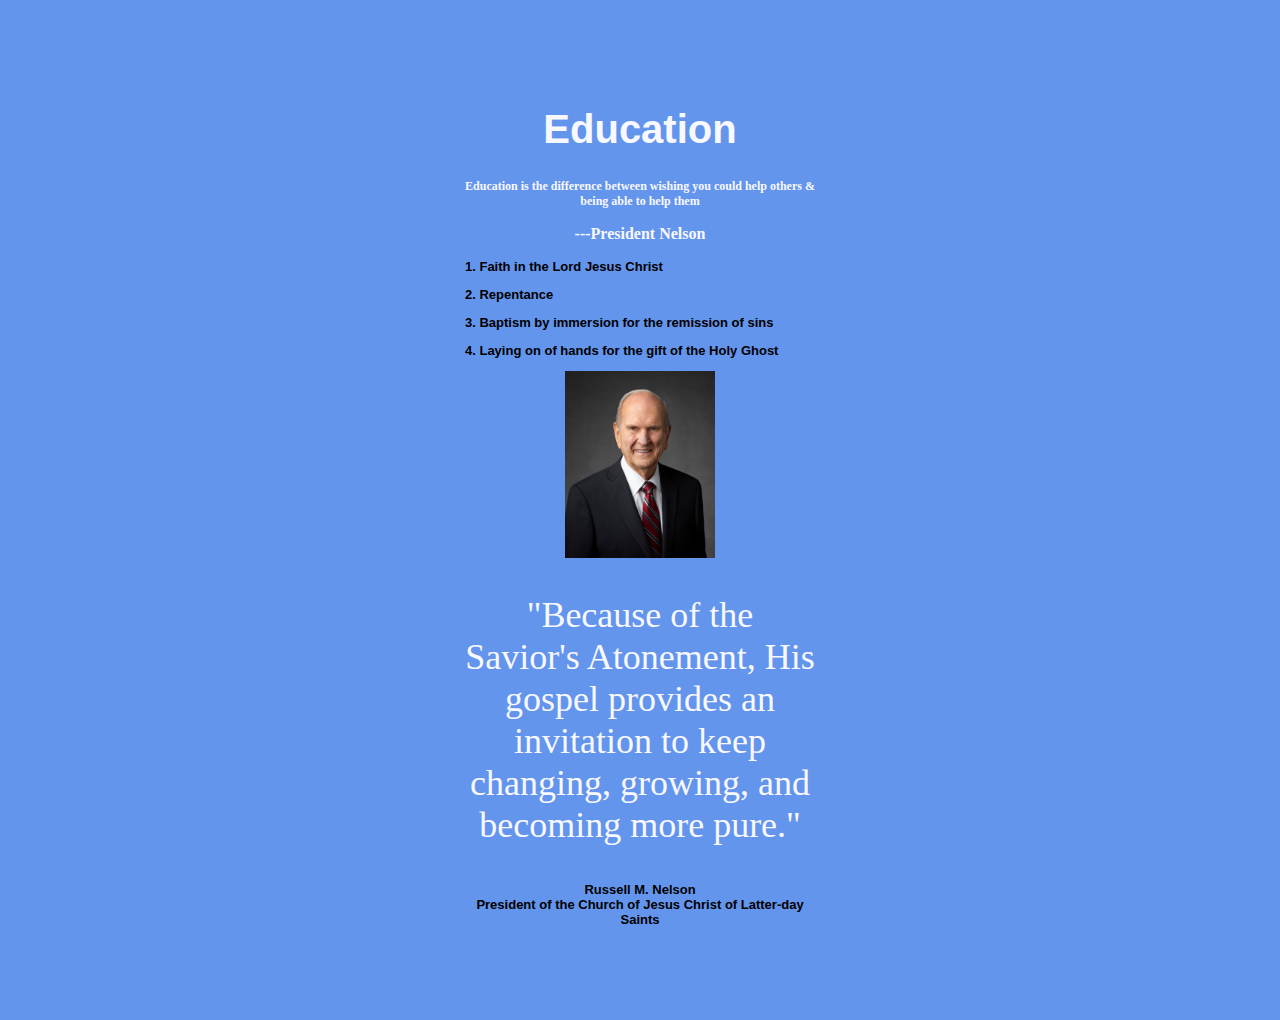
<file: Practice/challenge4.html>
<!DOCTYPE html>
<html lang="en">
<head>
    <meta charset="UTF-8">
    <meta name="viewport" content="width=device-width, initial-scale=1.0">
    <title>Education</title>
    <link type="text/css" rel="stylesheet" href="styles/challenge4.css" />
</head>
<body>
    <header>
        <h1>Education</h1>
        <h2>Education is the difference between wishing you could help others & being able to help them </h2>
        <h3>---President Nelson</h3>
    </header>
    <main>
        <p>1. Faith in the Lord Jesus Christ</p>
        <p>2. Repentance</p>
        <p>3. Baptism by immersion for the remission of sins </p>
        <p>4. Laying on of hands for the gift of the Holy Ghost</p>
        <img src="images/russell_nelson_official_portrait_2018.jpeg">
        <p class="quote">"Because of the Savior's Atonement, His gospel provides an invitation to keep changing, growing, and becoming more pure."</p>
    </main>
    <footer>
        <p>Russell M. Nelson <br>
        President of the Church of Jesus Christ of Latter-day Saints</p>
    </footer>
</body>
</html>
</file>
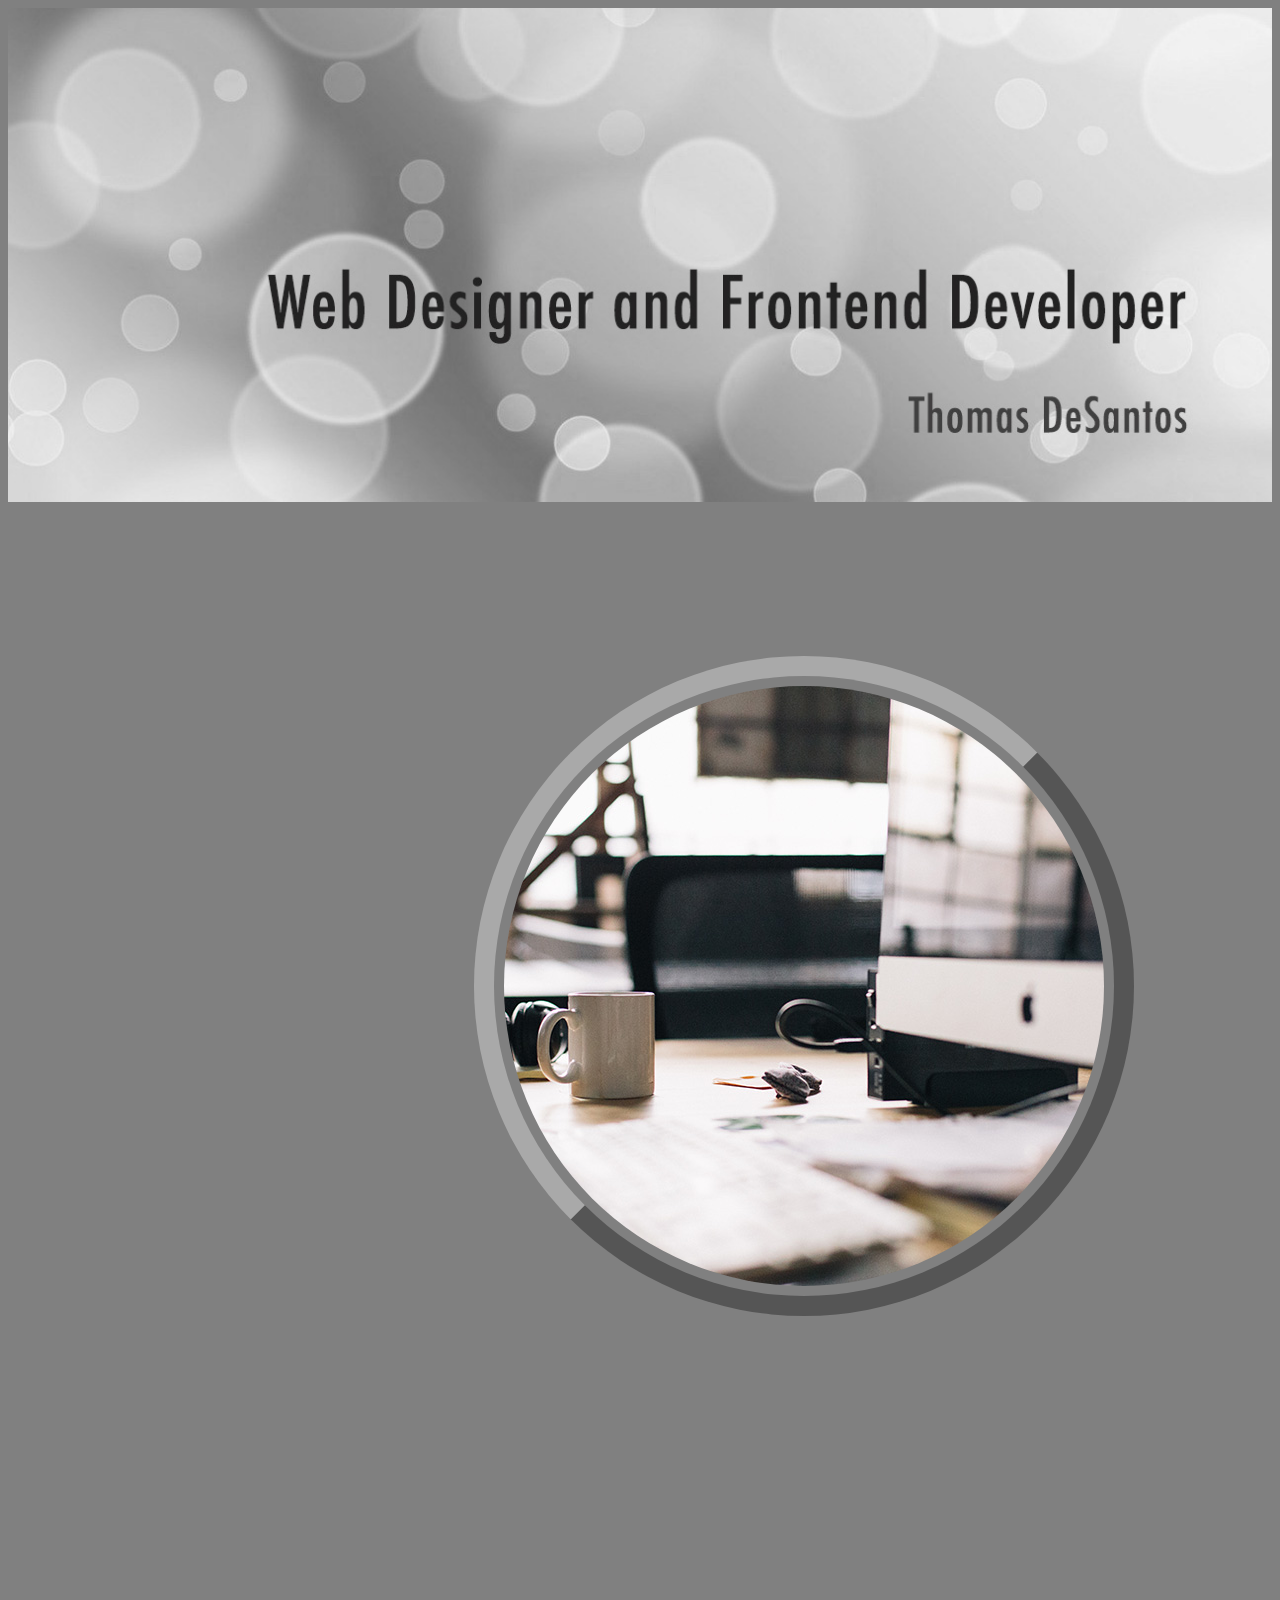
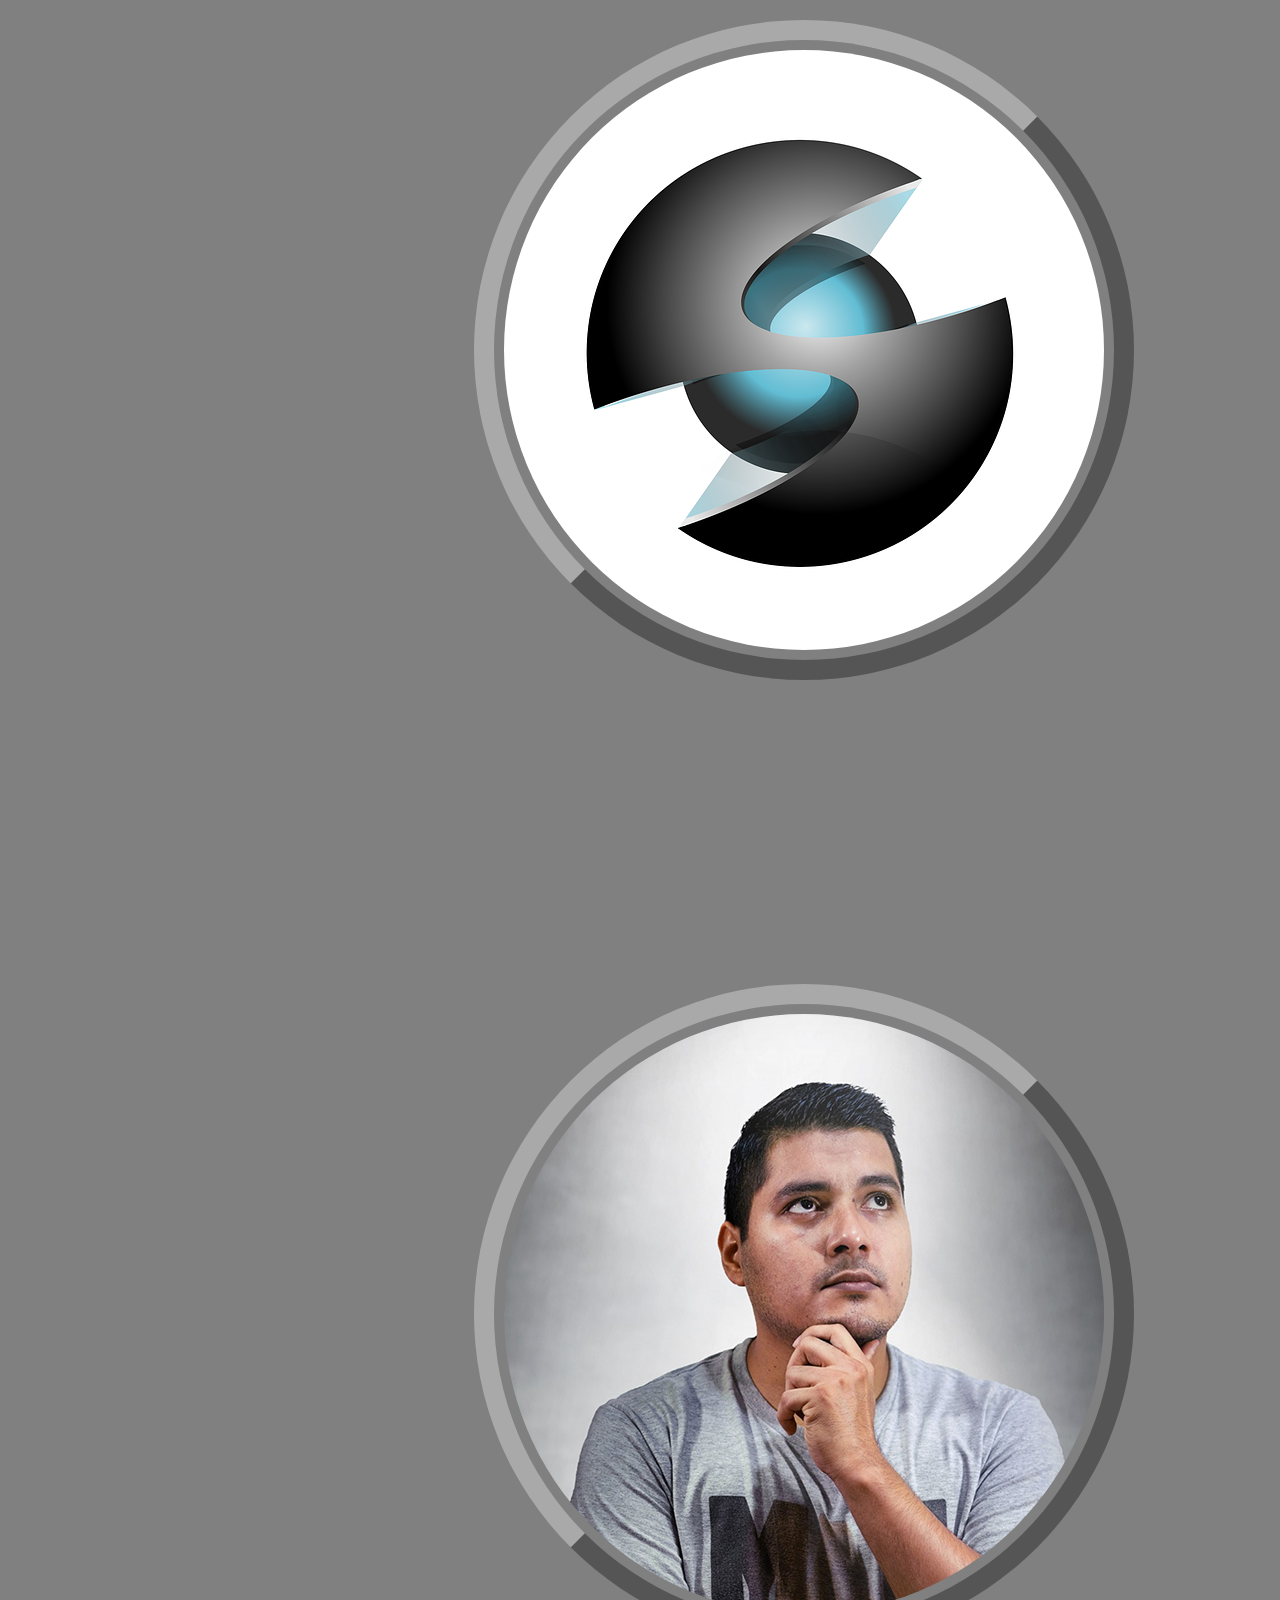
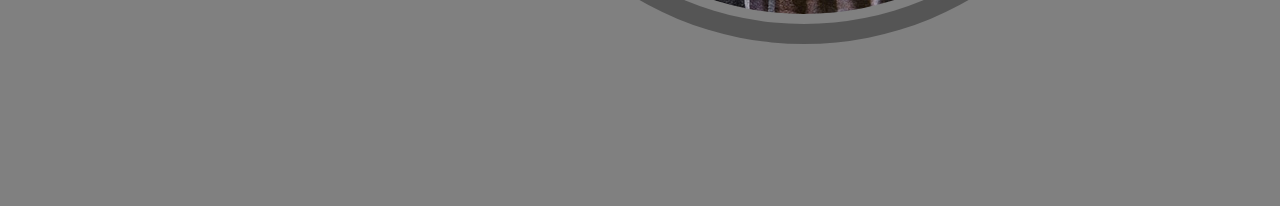
<file: Practice/challenge5.html>
<!DOCTYPE html>
<html lang="en">
<head>
    <meta charset="UTF-8">
    <meta name="viewport" content="width=device-width, initial-scale=1.0">
    <title>Challenge 5</title>
    <link rel="stylesheet" href="styles/challenge5.css">
</head>
<body>
    <div id="title">
        <img id="background" src="images/w05_circles.jpg"  alt="title-image">
    </div>
    <div id="content"> 
        <img id="icon" src="images/w05_ice_image_desk.jpg" alt="desk">
        <img id="icon" src="images/w05_ice_image_graphic.png" alt="graphic">
        <img id="icon" src="images/w05_ice_image_person.jpg" alt="person">     
    </div>    
    </body>
</html>
</file>
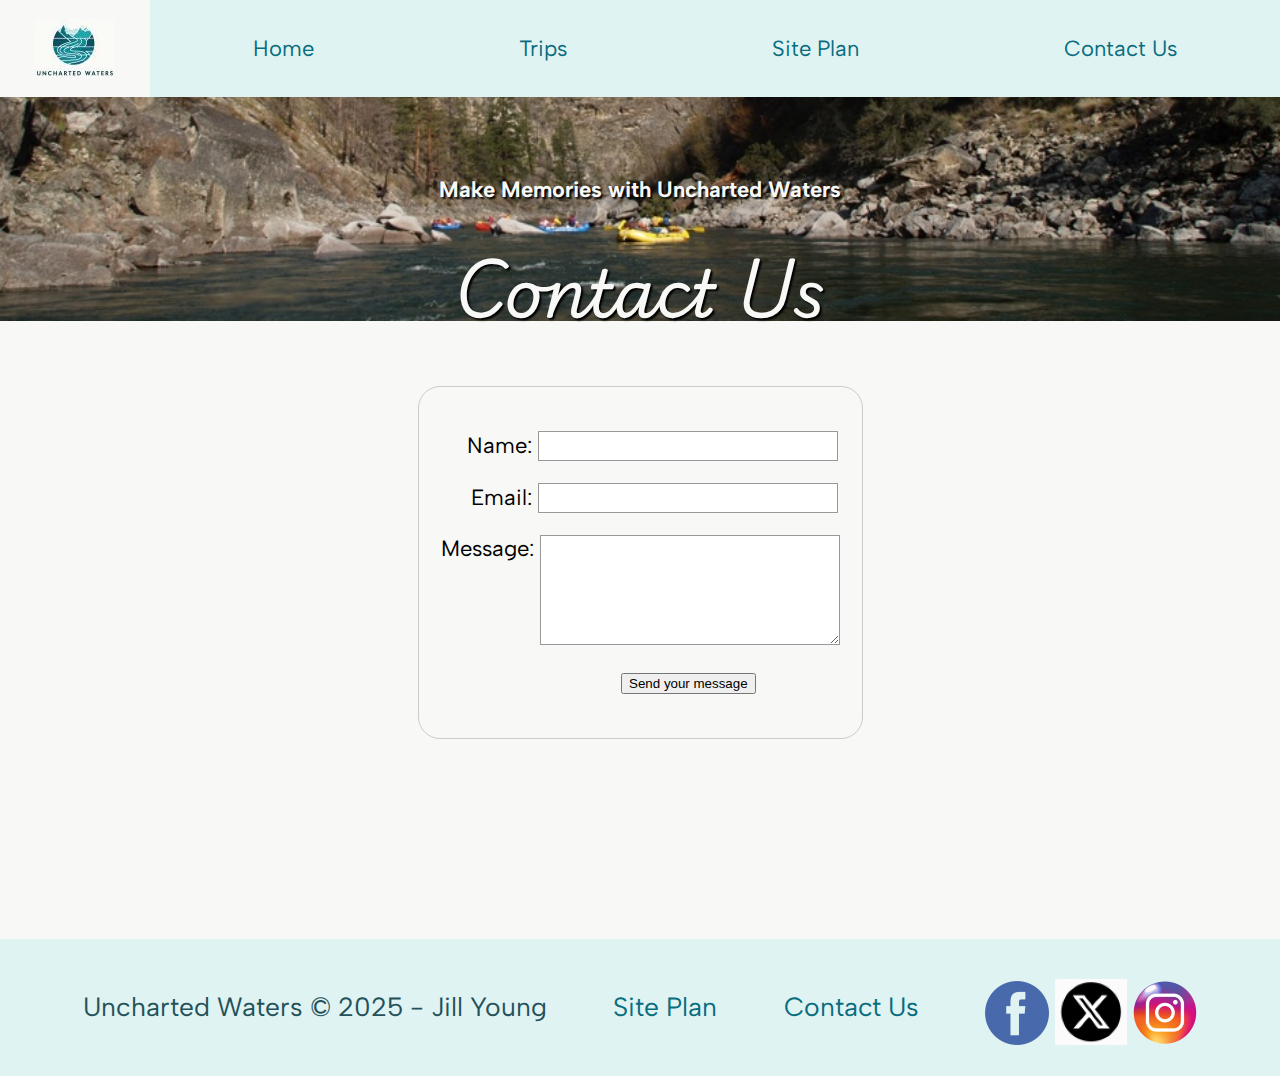
<file: wwr/contactus.html>
<!DOCTYPE html>
<html lang="en">
<head>
    <meta charset="UTF-8">
    <meta name="viewport" content="width=device-width, initial-scale=1.0">
    <title>White Water Rafting| Uncharted Waters | Contact Us</title>
    <link rel="stylesheet" href="styles/style.css">
</head>
<body>
   <div id="content"> 
        <header>
            <a href="index.html" id="logo_link">    
                <img class="logo" src="images/logo.JPG" alt="Uncharted Waters Logo">
            </a>
            <nav>
                <a href="index.html">Home</a>
                <a href="trips.html">Trips</a>
                <a href="site-plan-rafting.html">Site Plan</a>
                <a href="contactus.html">Contact Us</a>
            </nav>
        </header>
        <div id="hero">
            <div id="hero-box">
                <img id="hero-img" src="images/contact.jpg" alt="People floating on river">
            </div>
            <section id="contact-msg">
                <h4>Make Memories with Uncharted Waters </h4>
                <h1 class="contact-title">Contact Us</h1>
            </section>    
        </div>
        <main class="form">
            <div id="feedback"></div>

            <form action="/my-handling-form-page" method="post">
                <p>
                  <label for="name">Name:</label>
                  <input type="text" id="name" name="user_name" />
                </p>
                <p>
                  <label for="mail">Email:</label>
                  <input type="email" id="mail" name="user_email" />
                </p>
                <p>
                  <label for="msg">Message:</label>
                  <textarea id="msg" name="user_message"></textarea>
                </p>
                <p class="button">
                    <button type="submit">Send your message</button>
                  </p>
              </form>
            
        </main>
        <footer>
            <p>Uncharted Waters &copy; 2025 - Jill Young</p>
            <p><a href="site-plan-rafting.html">Site Plan</a></p>
            <p><a href="contactus.html">Contact Us</a></p>
            <div class="social">
                <a href="https://facebook.com" target="_blank">
                    <img src="images/facebook.png" alt="fb icon">
                </a>
                <a href="https://x.com" target="_blank">
                    <img src="images/x_logo.png" alt="X icon">
                </a>
                <a href="https://instagram.com" target="_blank">
                    <img src="images/instagram.png" alt="instagram icon">
                </a>
            </div>
        </footer>
    </div> 
    <script>
        // get the feedback div element so we can do something with it.
        const feedbackElement = document.getElementById('feedback');
        // get the form so we can read what was entered in it.
        const formElement = document.forms[0];
        // add a 'listener' to wait for a submission of our form. When that happens run the code below.
        formElement.addEventListener('submit', function(e) {
            // stop the form from doing the default action.
            e.preventDefault();
            // set the contents of our feedback element to a message letting the user know the form was submitted successfully. Notice that we pull the name that was entered in the form to personalize the message!
            feedbackElement.innerHTML = 'Hello '+ formElement.user_name.value +'! Thank you for your message. We will get back with you as soon as possible!';
            // make the feedback element visible.
            feedbackElement.style.display = "block";
            // add a class to move everything down so our message doesn't cover it.
            document.body.classList.toggle('moveDown');
        });
    </script>

</body>
</html>
</file>
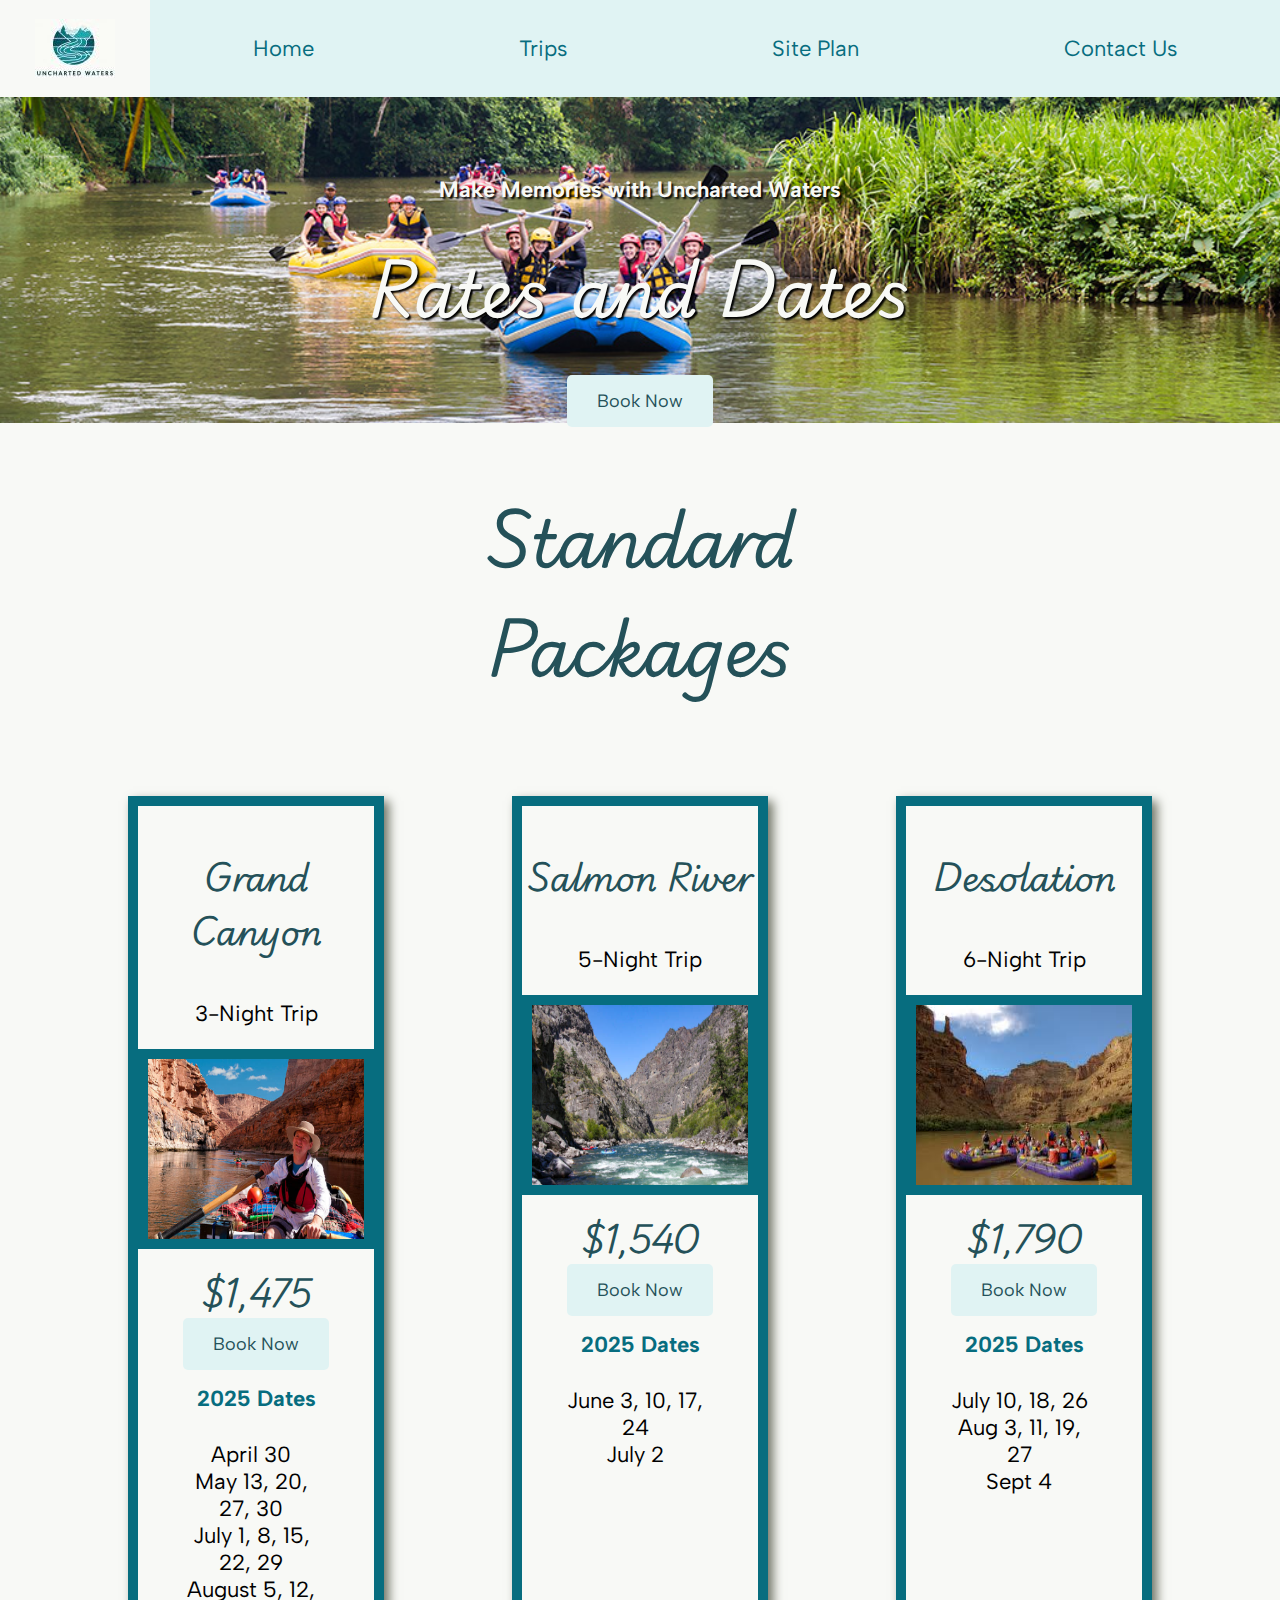
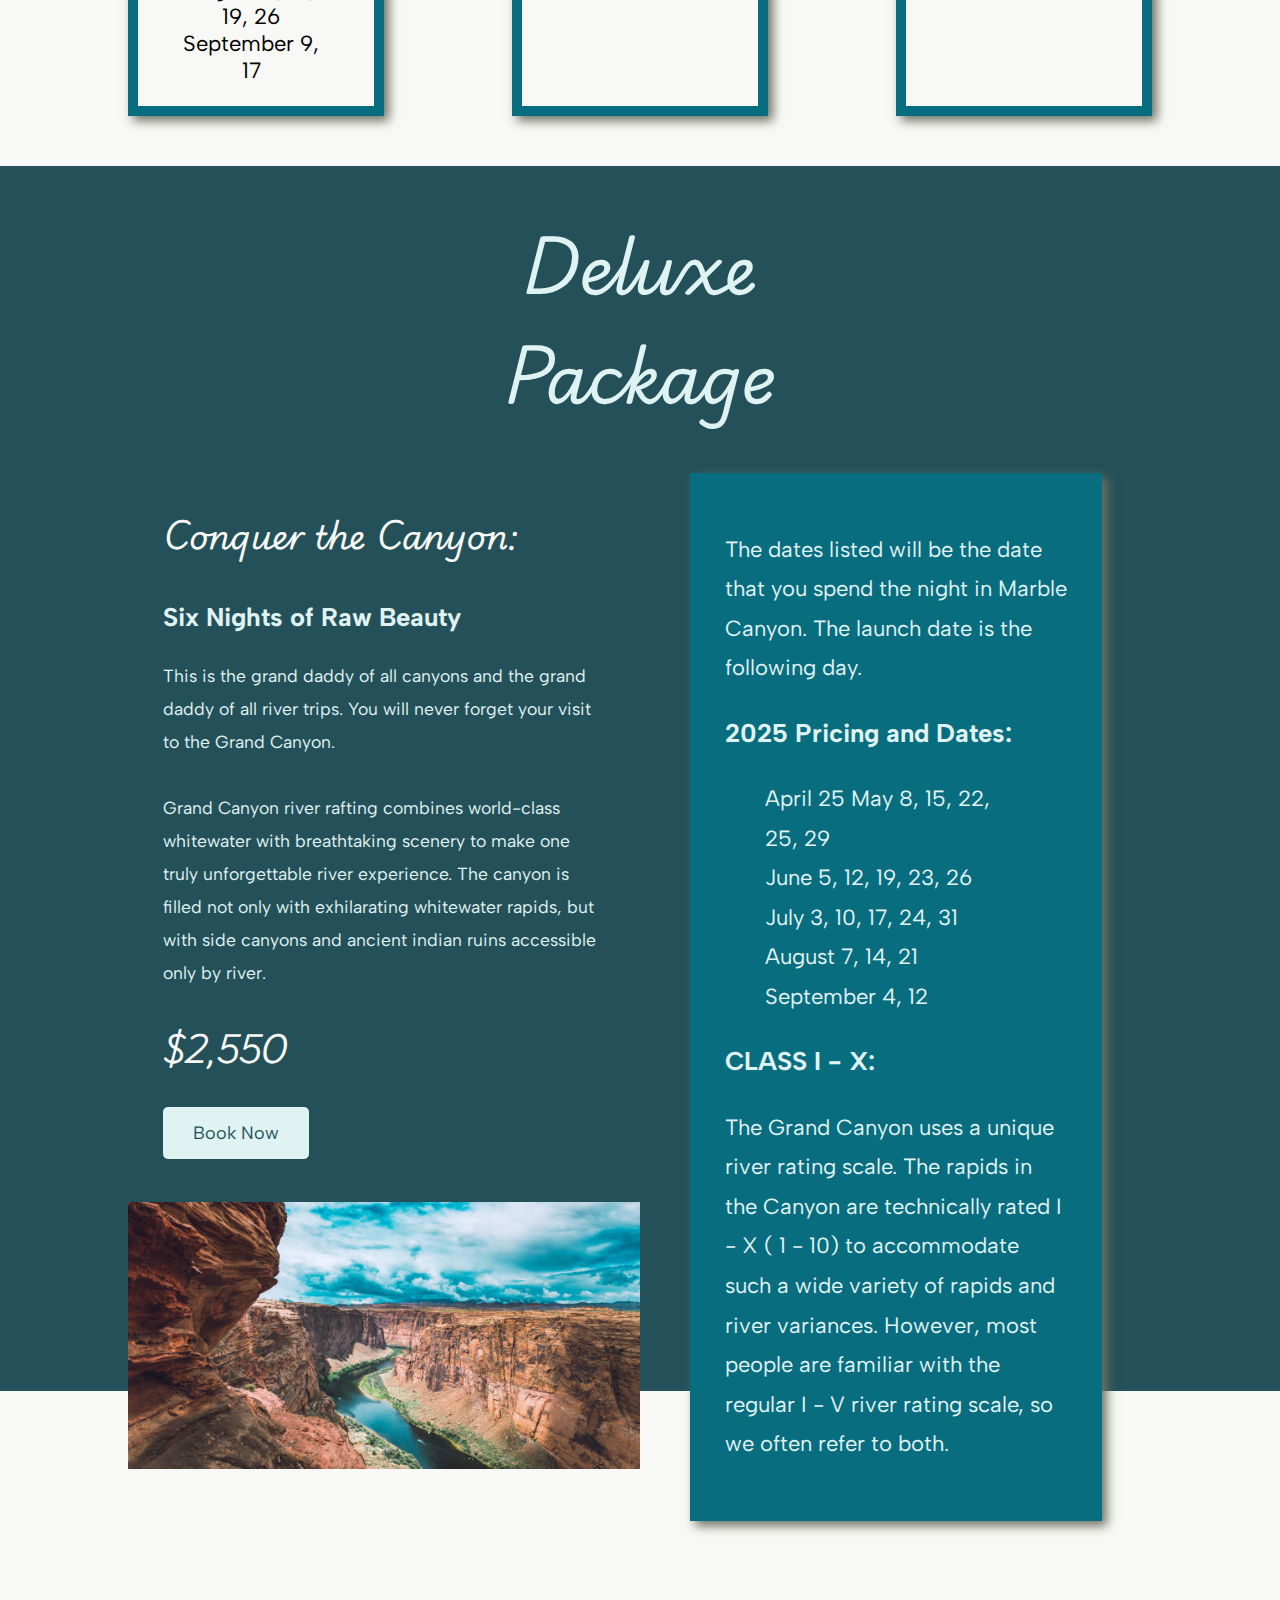
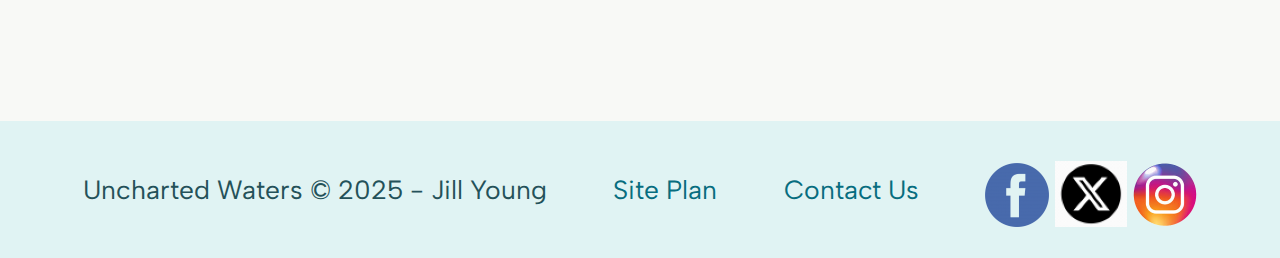
<file: wwr/trips.html>
<!DOCTYPE html>
<html lang="en">
<head>
    <meta charset="UTF-8">
    <meta name="viewport" content="width=device-width, initial-scale=1.0">
    <title>White Water Rafting| Uncharted Waters | Trips</title>
    <link rel="stylesheet" href="styles/style.css">
</head>
<body>
   <div id="content"> 
        <header>
            <a href="index.html" id="logo_link">    
                <img class="logo" src="images/logo.JPG" alt="Uncharted Waters Logo">
            </a>
            <nav>
                <a href="index.html">Home</a>
                <a href="trips.html">Trips</a>
                <a href="site-plan-rafting.html">Site Plan</a>
                <a href="contactus.html">Contact Us</a>
            </nav>
        </header>
        <div id="hero">
            <div id="hero-box">
                <img id="hero-img" src="images/trips_hero.jpg" alt="People floating on river">
            </div>
            <section id="trips-msg">
                <h4>Make Memories with Uncharted Waters </h4>
                <h1 class="trips-title">Rates and Dates</h1>
                
                <div class='button-box'>
                    <a class='book' href="contactus.html">Book Now</a>
                </div>
            </section>    
        </div>
        <main class="trips-grid">
            <section class="pricing-title">
                <h1>Standard Packages</h1>
            </section>
            <section class="grand_canyon-card">
                <h3>Grand Canyon</h3><p>3-Night Trip</p>
                <a href="contactus.html"><img class="trip-card-img" src="images/grandcanyon.jpg" alt="grand canyon"></a>
                <h2>$1,475</h2>
                
                <a class='book' href="contactus.html">Book Now</a>
                <h4>2025 Dates</h4>
                <ul>
                    <li>April 30</li>
                    <li>May 13, 20, 27, 30</li>
                    <li>July 1, 8, 15, 22, 29 </li>
                    <li>August 5, 12, 19, 26</li>
                    <li>September 9, 17</li>
                </ul>              
            </section>
            <section class="salmon_river-card">
                <h3>Salmon River</h3><p>5-Night Trip</p>
                <a href="contactus.html"><img class="trip-card-img" src="images/salmon-river.jpg" alt="grand canyon"></a>
                <h2>$1,540</h2>
                            
                <a class='book' href="contactus.html">Book Now</a>
                <h4>2025 Dates</h4>
                <ul>
                    <li>June 3, 10, 17, 24</li>
                    <li>July 2</li>
                </ul>
            </section>
            <section class="desolation-card">
                <h3>Desolation</h3><p>6-Night Trip</p>
                <a href="contactus.html"><img class="trip-card-img" src="images/desolation.jpg" alt="grand canyon"></a>
                <h2>$1,790</h2>
                
                <a class='book' href="contactus.html">Book Now</a>
                <h4>2025 Dates</h4>
                <ul>
                    <li>July 10, 18, 26</li>
                    <li>Aug 3, 11, 19, 27 </li>
                    <li>Sept 4</li>
                </ul>
                
            </section>
            <div id="deluxe_background">
              
            </div>
            <img class="deluxe" src="images/grandcanyondeluxe.jpg" alt="Grand Canyon">
            <section class="deluxe_title">
                <h1>Deluxe Package</h1>
            </section>
            <section class="dlx_msg">
                <h2>Conquer the Canyon:</h2>
                <h3>Six Nights of Raw Beauty</h3>
                <p>This is the grand daddy of all canyons and the grand daddy of all river trips. You will never forget your visit to the Grand Canyon.</p>
                <p>Grand Canyon river rafting combines world-class whitewater with breathtaking scenery to make one truly unforgettable river experience. The canyon is filled not only with exhilarating whitewater rapids, but with side canyons and ancient indian ruins accessible only by river.</p>
                <h2>$2,550</h2>
                <a class='book' href="contactus.html">Book Now</a>
            </section>    
            <section class="dlx-details">
                <p>The dates listed will be the date that you spend the night in Marble Canyon. The launch date is the following day.</p>
                <h3>2025 Pricing and Dates:</h3>
                    <ul>
                        <li>April 25 May 8, 15, 22, 25, 29</li> 
                        <li>June 5, 12, 19, 23, 26 </li>
                        <li>July 3, 10, 17, 24, 31 </li>
                        <li>August 7, 14, 21 </li>
                        <li>September 4, 12</li>
                    </ul>        
            
                <h3>CLASS I - X:</h3> 
                <p>The Grand Canyon uses a unique river rating scale. The rapids in the Canyon are technically rated I - X ( 1 - 10) to accommodate such a wide variety of rapids and river variances. However, most people are familiar with the regular I - V river rating scale, so we often refer to both.</p>
            </section>
            
        </main>
        <footer>
            <p>Uncharted Waters &copy; 2025 - Jill Young</p>
            <p><a href="site-plan-rafting.html">Site Plan</a></p>
            <p><a href="contactus.html">Contact Us</a></p>
            <div class="social">
                <a href="https://facebook.com" target="_blank">
                    <img src="images/facebook.png" alt="fb icon">
                </a>
                <a href="https://x.com" target="_blank">
                    <img src="images/x_logo.png" alt="X icon">
                </a>
                <a href="https://instagram.com" target="_blank">
                    <img src="images/instagram.png" alt="instagram icon">
                </a>
            </div>
        </footer>
    </div> 
</body>
</html>
</file>
<file: ForeverYoung/styles/style.css>
@import url('https://fonts.googleapis.com/css2?family=Chocolate+Classical+Sans&family=Delius+Swash+Caps&family=Fleur+De+Leah&display=swap');

#content{
    margin: 0 auto;
    max-width: 1600px;
}

body {
    background-color: #DEDACE;
    font-family: "Chocolate Classical Sans", Helvetica, sans-serif;
    font-size:22px;
    margin: 0;
    padding: 0; 
}
header {
    display: grid;
    grid-template-columns: 300px auto;
    background-color:#DEDACE;
}

nav{
    display: flex;
    justify-content: space-around;
    background-color: #625745;
}
nav a{
    text-align: center;
    color: #DEDACE;
    text-decoration: none;
    font-size: 1.5em;;
    padding: 125px;
}
nav a:hover {
    background-color: #948D7C;
    color: #615843;
}

#logo_link{
    padding-top: 5px;
    justify-self: center;
    align-self: center;
    background-color: #625745;
}

main {
    display: grid;
    grid-template-columns: repeat(5, 1fr);
}

main .services-grid{
    display: grid;
    grid-template-columns: repeat(10, 1fr);
}

main section.hero {
    grid-column: 1/6;
    grid-row: 1;
    z-axis: -1;
}

#hero-img{
    width: 100%;
}

main section.intro{
    grid-column: 2/6;
    grid-row: 1;
    text-align: left;
    margin: 50px;
    padding: 0px 50px;
    background-color: #615843;
    color: #DEDACE;
}
main section.whyus{
    grid-column:1/11;
    text-align: center;
}

main section.headline{
    grid-column:1/6;
    text-align: left;
}

main section.profile{
    grid-column:1/6;
    text-align: left;
    background-color: #615843;
    padding:50px
}

main section.form{
    grid-column:1/6;
    text-align: center;
}

main section h1{
    font-family: "Fleur De Leah", Cambria, serif;
    font-size: 3.5em;
    color: #DEDACE;
}
main section.whyus h1{
    font-size: 2.5em;
    color: #625745;
}

main section.headline h1, section.form h1{
    text-align: center;
    font-size: 2.5em;
    color: #625745;
}

main section.profile h1{
    font-family: "Fleur De Leah", Cambria, serif;
    font-size: 2.5em;
    color: #DEDACE;
}

main section.profile p{
    color: #DEDACE;
}

main section h2{
    font-family:"Delius Swash Caps", Georgia, serif;
    font-size: 1.5em;
    color: #948D7C;
    text-align: right;
    margin-top:-45px;
}

main section.research-card h2{
    text-align:center;
    margin-top:0px;
}

main section.headline h2{
    text-align:center;
    margin-left: 150px;
}

main section.retrieval-card h2{
    text-align:center;
    margin-top: 0px;
}

main section.narrative-card h2{
    text-align:center;
    margin-top: 0px;
}

main section #intro-img{
    box-sizing: border-box;
    width: 450px;
    float: right;
    padding:15px;
}
main section .headline-img{
    box-sizing: border-box;
    width: 1050px;
    float: right;
    padding:15px;
}

main section .profile-img{
    box-sizing: border-box;
    width: 450px;
    float: left;
    padding:15px;
}

.button-box{
    text-align: center;
    margin-top:100px;
    margin-bottom:100px;
}
.action{
        background-color:#948D7C;
        color: #DEDACE;
        text-decoration: none;
        font-size: 18px;
        padding: 15px 30px;
        margin: 50px;
        border-radius: 5px;
}

.action:hover{
    background-color:#DEDACE;
    color: #625745
}

.overlay{
    position: relative;
    width: 50%;
}

.button {
    opacity: 1;
    display: block;
    width: 120%;
    height: auto;
    transition: .5s ease;
    backface-visibility: hidden;
}

.middle {
    transition: .5s ease;
    opacity: 0;
    position: absolute;
    top: 50%;
    left: 50%;
    transform: translate(-50%, -50%);
    -ms-transform: translate(-50%, -50%);
    text-align: center;
}
  
.overlay:hover .middle {
    opacity: 1;
  }

div a {
    text-decoration: none;
    color: #DEDACE;
}

div a:hover{
    color: #625745
}

.book-button{
    background-color:#625745;
    color: #DEDACE;
    text-decoration: none;
    font-size: 18px;
    padding: 15px 30px;
    margin: 50px;
    border-radius: 5px;
}

.book-button:hover{
background-color:#DEDACE;
color: #625745
}

.research-card{
    grid-column: 1/2;
    text-align: center;
}

.research-img, .retrieval-img, .narrative-img{
    width: 450px;
    height:300px;
}
.research-img:hover, .retrieval-img:hover, .narrative-img:hover{
opacity: .6;
transform: scale(1.1);
}
.retrieval-card{
    grid-column: 3/4;
    text-align: center;
}

.narrative-card{
    grid-column: 5/6;
    text-align: center;
}

footer{
    background-color:#948D7C;
    color: #DEDACE;
    padding: 0px 5px;
    display: grid;
    grid-template-columns: 300px auto;

}
footer .copyright{
    grid-column: 1/3;
    padding: 0px 50px;
}
footer h4{
    font-family: "Fleur De Leah", Cambria, serif;
    font-size: 2em;
    color: #625745;
    grid-column: 1/3;
}
footer p {
    font-size: 1em;
    grid-column: 1;
} 
footer a{
    font-size: 1.5em;
    text-align: center;
    color: #625745;
    text-decoration: none;
}
footer a:hover {
    background-color: #625745;
    color: #f8f9f6;
}
footer p a:hover {
    text-decoration: underline;
}
footer .links{
    grid-column: 3/4;
    display: flex;
    justify-content: space-around;
    align-items: center;
    font-size: 1em;
} 
footer .social img{
    width: 50px;
    padding: 15px 5px 5px 40px;
}

.social a:hover{
    background-color:#948D7C;
}

 /* CONTACT FORM*/
 .form {
    text-align: center;
}

form {
    display: inline-block;
    /* Form outline */
    padding: 1em;
    border: 1px solid #ccc;
    border-radius: 1em;
}

.form p + p {
    margin-top: 1em;
}

label {
    /* Uniform size & alignment */
    display: inline-block;
    min-width: 90px;
    text-align: right;
}

input,
textarea {
    /* To make sure that all text fields have the same font settings
       By default, text areas have a monospace font */
    font: 1em sans-serif;
    /* Uniform text field size */
    width: 300px;
    box-sizing: border-box;
    /* Match form field borders */
    border: 1px solid #999;
}
  
input:focus,
textarea:focus {
    /* Set the outline width and style */
    outline-style: solid;
    /* To give a little highlight on active elements */
    outline-color: #000;
}
  
textarea {
    /* Align multiline text fields with their labels */
    vertical-align: top;
    /* Provide space to type some text */
    height: 5em;
}
  
.button {
    /* Align buttons with the text fields */
    padding-left: 90px; /* same size as the label elements */
}
  
button {
    /* This extra margin represent roughly the same space as the space
       between the labels and their text fields */
    margin-left: 0.5em;
}  

#feedback {
    background-color: #948D7C;
    color:#DEDACE;
    position: absolute;
    top: 0;
    left: 0;
    right: 0;
    padding: .5em;
    /* make this element invisible until we are ready for it */
    display: none;      
}
.moveDown {
    margin-top: 3em;
}


@media screen and (max-width: 900px) {
    #hero, .home-grid {
        display: block;
        height: auto;
    }
    nav, footer {
        flex-direction: column;
    }
    nav a {
        display: block;
        padding: 15px;
    }
    #hero {
        margin-top: 0;
    }
    #hero-msg {
        margin-top: 0;
    }
    #hero-msg h4 {
        display: none;
    }
    #hero-msg h1 {
        color: #6f7364;
    }
    .home-title {
        font-size: 25px;
    }
    .rivers-card, .camping-card, .rapids-card { 
        margin: 50px auto;
        width: 60%;
    }
    #background {
        display: none;
    }
    .mountains, .msg {
        width: 80%;
        display: block;
        margin: 0 auto;
    }
    footer {
        margin-top: 25px;
    }
}
</file>
<file: wwr/styles/style.css>
@import url('https://fonts.googleapis.com/css2?family=Albert+Sans&family=Playwrite+IS:wght@100..400&display=swap');

#content{
  margin: 0 auto;
  max-width: 1600px;
}
#background{
    height: 725px;
    background-color: #245159;
}
body {
    background-color: #F8F9F6;
    font-family: "Albert Sans", Helvetica, sans-serif;
    font-size:22px;
    margin: 0;
    padding: 0; 
}
header {
    display: grid;
    grid-template-columns: 150px auto;
    background-color:#F8F9F6;
}
h2 {
    margin: 0;
}
h4{
    color: #076D7F;
}
nav{
    display: flex;
    justify-content: space-around;
    background-color: #E0F3F3;
}
nav a{
    text-align: center;
    color: #076d7f;
    text-decoration: none;
    padding: 35px;
}
nav a:hover {
    background-color: #245159;
    color: #f8f9f6;
}
#hero {
    display: grid;
    grid-template-columns: 1fr 3fr 1fr;
    margin-top: -100px;
}
#hero-box {
    grid-column: 1/4;
    grid-row: 1/3;
    z-index: -1;
}
#hero-img {
    width:100%;
}

#hero-msg {
    grid-column: 2/3;
    grid-row: 1/2;
    margin-top: 100px;
}

#hero-msg h1, #hero-msg h4{
    text-align: center;
    color: #E0F3F3;
    text-shadow: 2px 2px 2px #000000;
}
.logo{
    width: 80px;
}
#logo_link{
    padding-top: 5px;
    justify-self: center;
    align-self: center;
}
.icon{
    width: 80px;
    padding-top: 10px;
} 
.button-box{
    text-align: center;
}

main section{
    text-align: center;
}
main section img{
    box-sizing: border-box;
}
.home-grid{
    display: grid;
    grid-template-columns: repeat(10, 1fr);
}

.home-title{
    color:#245159;
    font-family: "Playwrite IS", Garamond, serif;
    font-size: 2em;
    margin-top: 10px;
}
.book, .join{
    background-color:#e0f3f3;
    color: #245159;
    text-decoration: none;
    font-size: 18px;
    padding: 15px 30px;
    margin-top: 50px;
    border-radius: 5px;
}
.book:hover, .join:hover{
    background-color:#f8f9f6;
    color: #076D7F
 }
 .rivers-card, .camping-card, .rapids-card{
    margin: 200px 0;
}
.card-img{
    border:10px solid #076D7F;
    transition: transform .5s;
    box-shadow: 5px 5px 10px #6f7364;
}
.card-img:hover, .trip-card-img:hover {
    opacity: .6;
    transform: scale(1.1);
}
.card-img, .trip-card-img, .mountains {
    width: 100%;
}
.rivers-card {
    grid-column: 2/4;
    grid-row: 2/3;
}
.camping-card{
    grid-column: 5/7;
    grid-row: 2/3;
}
.rapids-card{
    grid-column: 8/10;
    grid-row: 2/3;
}
#background{
    grid-column: 1/11;
    grid-row: 4/9;
}
.mountains {
    width: 100%;
    grid-column: 2/7;
    grid-row: 5/8;
    box-shadow: 5px 5px 10px #6f7364;
}

.msg{
    background-color:#245159;
    line-height: 1.5em;
    padding: 35px;
    grid-column: 6/10;
    grid-row: 6/7;
    box-shadow: 5px 5px 10px #6f7364;
}
.msg h2{
    color:#f8f9f6;
    font-family: "Playwrite IS", Garamond, serif;
}

.msg p{
    color: #e0f3f3;
    font-size: .8em;
    padding-bottom: 15px;
}
footer{
    background-color:#F8F9F6;
    color: #245159;
    background-color: #E0F3F3;
    padding: 25px 50px;
    margin-top: 200px; 
    display: flex;
    justify-content: space-around;
    align-items: center;
}
footer p {
    font-size: 1.2em;
} 
footer a{
    text-align: center;
    color: #076d7f;
    text-decoration: none;
}
footer a:hover {
    background-color: #245159;
    color: #f8f9f6;
}
footer p a:hover {
    text-decoration: underline;
} 
footer .social img{
    padding-top: 15px;
}

 /* contact us css starts here*/
.form {
    text-align: center;
}

form {
    display: inline-block;
    /* Form outline */
    padding: 1em;
    border: 1px solid #ccc;
    border-radius: 1em;
}

.form p + p {
    margin-top: 1em;
}

label {
    /* Uniform size & alignment */
    display: inline-block;
    min-width: 90px;
    text-align: right;
}

input,
textarea {
    /* To make sure that all text fields have the same font settings
       By default, text areas have a monospace font */
    font: 1em sans-serif;
    /* Uniform text field size */
    width: 300px;
    box-sizing: border-box;
    /* Match form field borders */
    border: 1px solid #999;
}
  
input:focus,
textarea:focus {
    /* Set the outline width and style */
    outline-style: solid;
    /* To give a little highlight on active elements */
    outline-color: #000;
}
  
textarea {
    /* Align multiline text fields with their labels */
    vertical-align: top;
    /* Provide space to type some text */
    height: 5em;
}
  
.button {
    /* Align buttons with the text fields */
    padding-left: 90px; /* same size as the label elements */
}
  
button {
    /* This extra margin represent roughly the same space as the space
       between the labels and their text fields */
    margin-left: 0.5em;
}  

#feedback {
    background-color: antiquewhite;
    position: absolute;
    top: 0;
    left: 0;
    right: 0;
    padding: .5em;
    /* make this element invisible until we are ready for it */
    display: none;      
}
.moveDown {
    margin-top: 3em;
}

@media screen and (max-width: 900px) {
    #hero, .home-grid {
        display: block;
        height: auto;
    }
    nav, footer {
        flex-direction: column;
    }
    nav a {
        display: block;
        padding: 15px;
    }
    #hero {
        margin-top: 0;
    }
    #hero-msg {
        margin-top: 0;
    }
    #hero-msg h4 {
        display: none;
    }
    #hero-msg h1 {
        color: #6f7364;
    }
    .home-title {
        font-size: 25px;
    }
    .rivers-card, .camping-card, .rapids-card { 
        margin: 50px auto;
        width: 60%;
    }
    #background {
        display: none;
    }
    .mountains, .msg {
        width: 80%;
        display: block;
        margin: 0 auto;
    }
    footer {
        margin-top: 25px;
    }
}

#trips-msg, #contact-msg {
    grid-column: 2/3;
    grid-row: 1/2;
    margin-top: 150px;
}

.trips-title, .contact-title {
    font-family: "Playwrite IS", Garamond, serif;
    font-size: 3em;
    margin-top: 10px;
}

#trips-msg h1, #trips-msg h4, #contact-msg h1, #contact-msg h4 {
    text-align: center;
    color:#F8F9F6;
    text-shadow: 2px 2px 2px #000000;
}

.trips-grid{
    display: grid;
    grid-template-columns: repeat(10, 1fr);
}

.pricing-title{
    color:#245159;
    font-family: "Playwrite IS", Garamond, serif;
    font-size: 1.5em;
    margin-top: 10px;
    grid-column: 4/8;
}

.grand_canyon-card, .salmon_river-card, .desolation-card{
   margin: 50px 0;
}
.trip-card-img{
   border:10px solid #076D7F;
   height: 200px;
}

.grand_canyon-card {
   border:10px solid #076D7F;
   transition: transform .5s;
   box-shadow: 5px 5px 10px #6f7364;
   grid-column: 2/4;
   grid-row: 2/3;
}

.grand_canyon-card h3, h2{
    color:#245159;
    font-family: "Playwrite IS", Garamond, serif;
    font-size: 1.5em; 
    padding: 10px 0px;
}
.salmon_river-card {
    border:10px solid #076D7F;
    transition: transform .5s;
    box-shadow: 5px 5px 10px #6f7364;
   grid-column: 5/7;
   grid-row: 2/3;
}

.salmon_river-card h3, h2{
    color:#245159;
    font-family: "Playwrite IS", Garamond, serif;
    font-size: 1.5em;
    padding: 10px 0px; 
}
.desolation-card {
    border:10px solid #076D7F;
    transition: transform .5s;
    box-shadow: 5px 5px 10px #6f7364;
   grid-column: 8/10;
   grid-row: 2/3;
}

.desolation-card h3, h2{
    color:#245159;
    font-family: "Playwrite IS", Garamond, serif;
    font-size: 1.5em; 
    padding: 10px 0px;
}

main ul {
    display: block;
    list-style-type: none;
    margin-top: 1em;
    margin-bottom: 1em;
    margin-left: 0;
    margin-right: 50px;
    padding-left: 40px;
}
#deluxe_background {
    height: 1225px;
    background-color: #245159;
    grid-column: 1/11;
    grid-row: 4/10;
}
.deluxe_title {
    z-index: 1;
    color:#e0f3f3;
    font-family: "Playwrite IS", Garamond, serif;
    font-size: 1.5em;
    text-align: center;
    grid-column: 4/8;
    grid-row: 4;
}
.deluxe {
    width: 100%;
    grid-column: 2/6;
    grid-row: 6/9;
    
}
.dlx_msg{
    background-color:#245159;
    text-align: left;
    line-height: 1.5em;
    padding: 35px;
    grid-column: 2/6;
    grid-row: 5/6;
    
}
.dlx_msg h2{
    color:#f8f9f6;
    font-family: "Playwrite IS", Garamond, serif;
    margin-bottom: 40px;
}
.dlx_msg h3{
    color:#e0f3f3;
}

.dlx_msg p{
    color: #e0f3f3;
    font-size: .8em;
    padding-bottom: 15px;
}

.dlx-details {
    background-color:#076D7F;
    color: #e0f3f3;
    font-size: 1em;
    text-align: left;
    line-height: 1.8em;
    padding: 35px;
    margin:0px 50px;
    grid-column: 6/10;
    grid-row: 5/9;
    box-shadow: 5px 5px 10px #6f7364;
}
</file>
<file: positionstyles.css>
/* CSS - Name: "positionstyles.css" */
/* Activity 1 styles */
.content1 {
  /* This is the parent of the activity 1 boxes. */
  display: grid;
  grid-template-columns: 1fr 1fr;
  justify-items: center;
  gap: 20px;
}
.red1 { 
  width: 100%; 
  height: 100px; 
  background-color: red;
  grid-column:1/3; 

} 
.green1 {
  width: 200px; 
  height: 200px; 
  background-color: green; 

} 
.yellow1 {
  width: 200px; 
  height: 200px; 
  background-color: gold; 
} 
.blue1 {
  width: 100%; 
  height: 100px; 
  background-color: blue;
  grid-column:1/3;  
} 
/* Activity 2 styles */ 
.content2 {
  /* This is the parent of the activity 2 boxes. */
  display: grid;
  }
.red2 {
  width: 100px; 
  height: 100px; 
  background-color: red;
  grid-column: 1;
  grid-row: 1;
 
} 
.green2 { 
  width: 100px; 
  height: 100px; 
  background-color: green;
  grid-column: 1;
  grid-row: 1;
  margin: 50px; 
} 
.yellow2 {
  width: 100px; 
  height: 100px; 
  background-color: gold;
  grid-column: 1;
  grid-row: 1;
  margin: 100px; 
} 
.blue2 {
  width: 100px; 
  height: 100px; 
  background-color: blue;
  grid-column: 1;
  grid-row: 1;
  margin: 150px; 
} 
/* Activity 3 styles */ 
.content3 {
  /* This is the parent of the activity 3 boxes. */
  display: grid;
  grid-template-columns: 1fr 1fr;
  justify-items: center;
  column-gap: 80px;
}
.red3 {
  width: 100%; 
  height: 100px; 
  background-color: red; 
  grid-column:1/3; 
} 
.green3 {
  width: 100%; 
  height: 200px; 
  background-color: green;
} 
.yellow3 {
  width: 100%; 
  height: 200px; 
  background-color: gold; 
} 
.blue3 {
  width: 100%;
  height: 100px; 
  background-color: blue; 
  grid-column:1/3; 
} 
/* Activity 4 styles */ 
.content4 {
  /* This is the parent of the activity 4 boxes. */
  height: 400px;
  display: grid;
  grid-template-columns: 1fr 1fr;
  grid-template-rows: 1fr 1fr 1fr;
}
.red4 {
  width: 100%; 
  height: 100%; 
  background-color: red;
  grid-column:1;
  grid-row: 1/4; 
  
} 
.green4 {
  width: 100%; 
  height: 100%; 
  background-color: green;
  grid-column: 2;

} 
.yellow4 {
  width: 100%; 
  height: 100%; 
  background-color: gold;
  grid-column:2; 
} 
.blue4 {
  width: 100%; 
  height: 100%; 
  background-color: blue;
  grid-column:2; 
} 
/* Activity 5 styles */ 
.content5 {
  /* This is the parent of the activity 5 boxes. */
  height: 400px;
}
.red5 { 
  width: 100%; 
  height: 100px; 
  background-color: red; 
} 
.green5 { 
  width: 200px; 
  height: 200px; 
  background-color: green; 
  float: left;

} 
.yellow5 {
  width: 100%; 
  height: 300px; 
  background-color: gold; 

} 
.blue5 {
  width: 100%; 
  height: 100px; 
  background-color: blue; 
} 
/* Activity 6 styles */ 
.content6 {
  /* This is the parent of the activity 6 boxes. */
  display: grid;
 
}
.red6 {
  width: 400px; 
  height: 200px; 
  background-color: red;
  grid-column: 1;
  grid-row: 1;
} 
.green6 {
  width: 200px; 
  height: 200px; 
  background-color: green;
  grid-column: 1;
  grid-row: 1;
  margin-top:400px;
  z-index: 1;
} 
.yellow6 {
  width: 200px; 
  height: 400px; 
  background-color: gold; 
  grid-column: 1;
  grid-row: 1;
  margin-top: 200px;
  margin-left: 400px;
  z-index: 1;
} 
.blue6 {
  width: 400px; 
  height: 400px; 
  background-color: blue; 
  grid-column: 1;
  grid-row: 1;
  margin-top: 100px;
  margin-left: 100px;
} 


/* Do not make any changes below here */
.activity {
  width: 70%; 
  margin: 20px auto; 
  font-family: Arial, sans-serif; 
  border: 1px solid black; 
  padding: 10px; 
  clear:both; 
  overflow: auto;
} 

.hint {
  border: 1px solid grey;
  background: #e0e0e0;
  padding: .5em;
  position: relative;
  margin: 1em 0;
}
.hint h3 {
  margin: 0;
}
.hint:hover {
  background: #d0d0d0;
}
.hint > div {
  display: none;
}

.hint input[type=checkbox] {
  position: absolute;
  width: 100%;
  height: 100%;
  opacity: 0;
  z-index: 1;
  cursor: pointer;
}

.hint input[type=checkbox]:checked ~ div {
  display: block;
}

.hint i {
  position: absolute;
  transform: translate(-6px, 0);
  margin-top: 16px;
  right: 10px;
  top: -3px;
}
.hint i:before, .hint i:after {
  content: "";
  position: absolute;
  background-color: black;
  width: 3px;
  height: 9px;
}
.hint i:before {
  transform: translate(2px, 0) rotate(45deg);
}
.hint i:after {
  transform: translate(-2px, 0) rotate(-45deg);
}

.hint input[type=checkbox]:checked ~ i:before {
  transform: translate(-2px, 0) rotate(45deg);
}
.hint input[type=checkbox]:checked ~ i:after {
  transform: translate(2px, 0) rotate(-45deg);
}
.hint a {
  position: relative;
  z-index: 1;
}
</file>
<file: ForeverYoung/styles/site-plan.css>
/* if you are using any Google fonts change the font names below to your fonts. 
Any spaces in your font name should be replaced with a +. 
Fonts are separated by a & */


@import url('https://fonts.googleapis.com/css2?family=Chocolate+Classical+Sans&family=Delius+Swash+Caps&family=Fleur+De+Leah&display=swap');
:root {
  /* change the values below to your colors from your palette */
  --primary-color: #625745;
  --secondary-color: #948D7C;
  --accent1-color: #615843;
  --accent2-color: #807968;
  --accent3-color: #DEDACE;

  /* change the values below to your chosen font(s) */
  --heading-font: "Fleur De Leah", serif;
  --subheading-font: "Delius Swash Caps", serif;
  --paragraph-font: "Chocolate Classical Sans", Helvetica, sans-serif;

  /* these colors below should be chosen from among your palette colors above */
  --headline-color-on-white: #625745;  /* headlines on a white background */ 
  --headline-color-on-color: #DEDACE; /* headlines on a colored background */ 
  --paragraph-color-on-white: #615843; /* paragraph text on a white background */ 
  --paragraph-color-on-color: #DEDACE; /* paragraph text on a colored background */ 
  --paragraph-background-color: #625745  ;
  --nav-link-color: #DEDACE;
  --nav-background-color: #807968;
  --nav-hover-link-color: #615843;
  --nav-hover-background-color: #948D7C;
}


/*  Look around below...but DON'T CHANGE ANYTHING! */

body {
  max-width: 960px;
  margin: 0 auto;
  padding: 4em;
  font-size: 18px;
  text-align: center;
}
img {
  display: block;
  margin: 0 auto;
  max-width: 300px;
}
h1, h2 {
  font-family: var(--heading-font);
  color: var(--headline-color-on-white);
}
h3, h4, h5, h6 {
  font-family: var(--subheading-font);
  color: var(--headline-color-on-white);
}
h2 {
  text-align: center;
}
hr {
  height: 3px;
  margin: 35px 0;
  background: var(--accent1-color);
}
header {
  padding: 1em;
  text-align: center;
  color: var(--headline-color-on-color);
  background-color: var(--paragraph-background-color);
}
header > h1, header > h3 {
  color: var(--headline-color-on-color);
}
p {
  font-family: var(--paragraph-font);
  color: var(--paragraph-color-on-white);
  padding: 1em;
}
.colors {
  width: 100%;
  min-width: 250px;
  margin: 30px auto;
  text-align: center;
}
.colors th {
  background-color: #999;
}
.colors td{
  width: 20%;
  height: 3em;
}
.primary {
  background-color: var(--primary-color);
}
.secondary {
  background-color: var(--secondary-color);
}
.accent1 {
  background-color: var(--accent1-color);
}
.accent2 {
  background-color: var(--accent2-color);
}
.accent3 {
  background-color: var(--accent3-color);
}

p.colored {
  background-color: var(--paragraph-background-color);
  color: var(--paragraph-color-on-color);
}
nav {
  background-color: var(--nav-background-color);
  line-height: 3em;
  text-align: center;
  font-size: 1.2em;
}
nav  {
  list-style-type: none;
  display: flex;
}
nav a {
  padding:1em;
  min-width: 120px;
  text-decoration: none;
  padding: 10px;
}
nav a:link, nav a:visited {
  color: var(--nav-link-color);
}
nav a:hover {
  color: var(--nav-hover-link-color);
  background-color: var(--nav-hover-background-color);
}
.sitemap {
  display: grid;
  justify-content: center;

  grid-template-columns: repeat(6, 15%);
  grid-template-rows: 3em 1.5em 1.5em 3em;
  grid-template-areas: ". . home home . ."
    ". . . top . ."
    ". left left right right ."
    "page2 page2 . . page3 page3";
}
.sitemap > div {
  text-align: center;
}
.sm-home {
  grid-area: home;
  background-color: #ccc;
  line-height: 3em;
}
.sm-page2 {
  grid-area: page2;
  background-color: #ccc;
  line-height: 3em;
}
.sm-page3 {
  grid-area: page3;
  background-color: #ccc;
  line-height: 3em;
}
.top {
  grid-area: top;
  border-left: 1px solid;
}
.left {
  grid-area: left;
  border-top: 1px solid;
  border-left: 1px solid;
}
.right {
  grid-area: right;
  border-top: 1px solid;
  border-right: 1px solid;
}
</file>
<file: Practice/styles/challenge4.css>
body {
    background-color:cornflowerblue;
    max-width: 350px;
    margin: 0 auto;
    padding: 4em;
    font-size: 20px;
    font-family: sans-serif;
    color:ghostwhite;
    text-align: center;
  }

img {
    display: block;
    margin: 0 auto;
    max-width: 150px;
  }

h2{
    font-size: 12px;
    font-family: serif;
    color:ghostwhite;
    text-align: center;
}

h3{
    font-size: 16px;
    font-family: serif;
    color:ghostwhite;
    text-align: center;
}

p{
        font-size: 13px;
        font-family: sans-serif;
        font-weight: 700;
        color:black;
        text-align: left;
}

p.quote{
    font-size: 36px;
    font-family: serif;
    font-weight: 100;
    color:ghostwhite;
    text-align: center;
}

footer p{
    font-size: 13px;
    font-family: sans-serif;
    font-weight: 700;
    color:black;
    text-align: center;
}
</file>
<file: Practice/styles/challenge5.css>
body {
    background-color: gray;
}
#background {
    margin: 0 auto;
    width: 100%;
}
#content{
    width: 100%;
    padding: 0 25%;
}
#icon{
    border-radius: 50%;
    border-color:darkgray;
    border-style:outset;
    border-width: 20px;
    margin: 150px;
    padding: 10px;     
}
</file>
